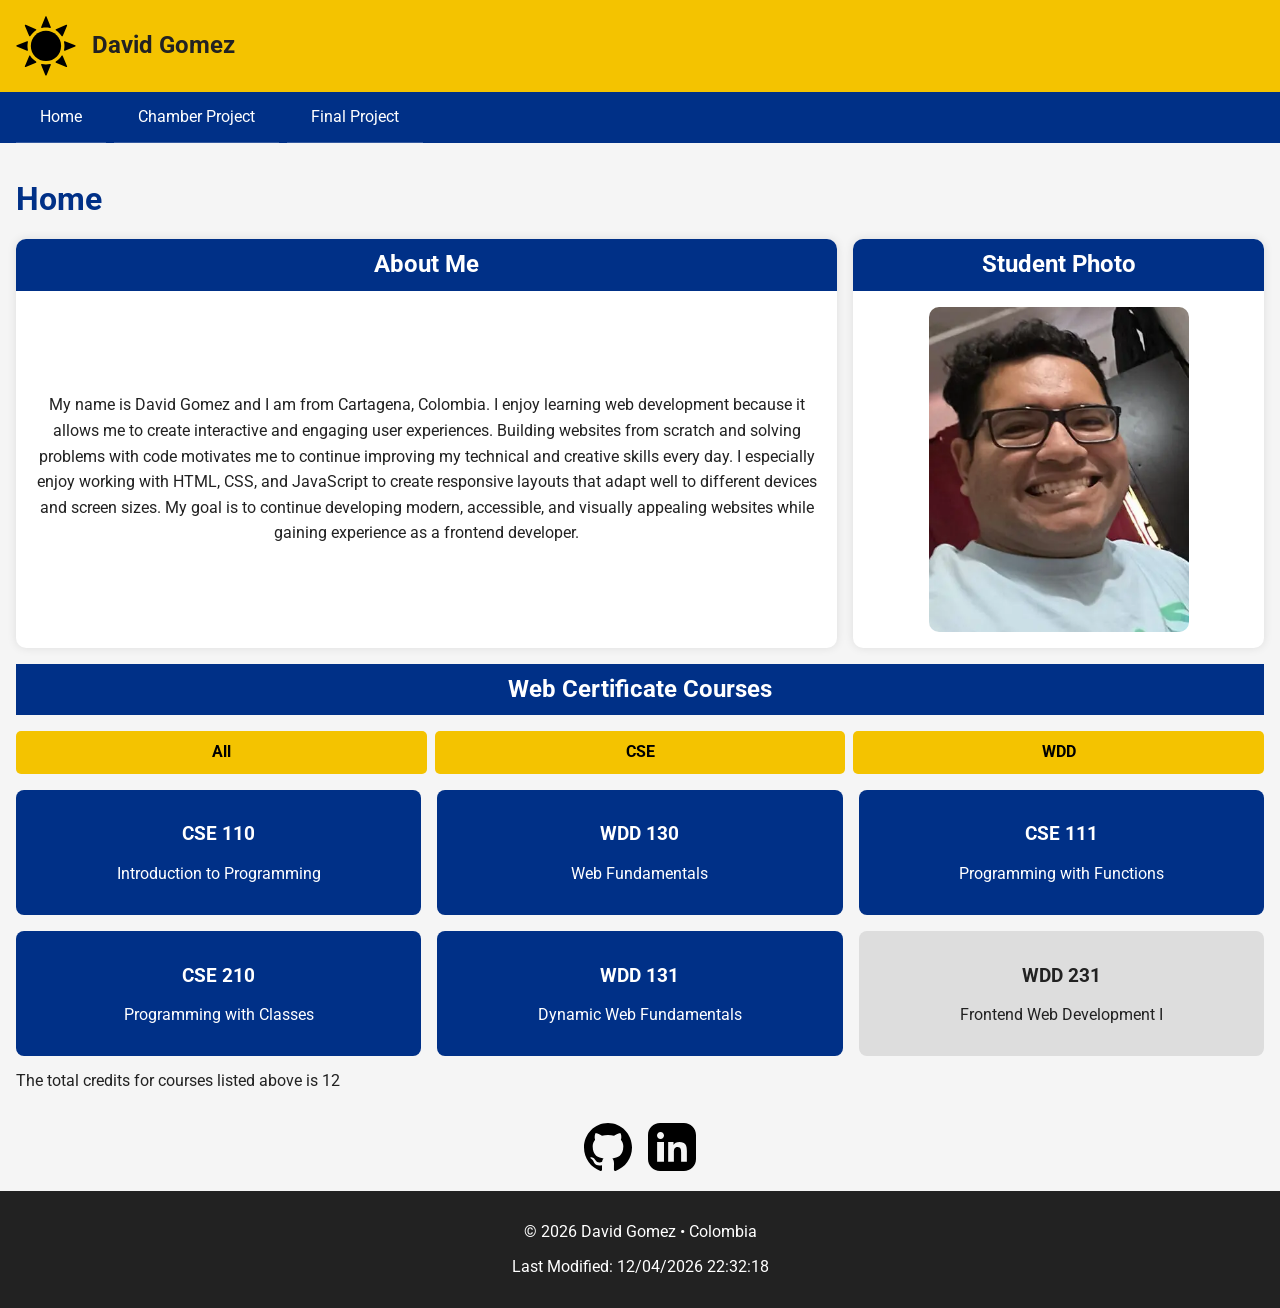
<file: index.html>
<!doctype html>
<html lang="en">
  <head>
    <meta charset="UTF-8" />
    <meta name="viewport" content="width=device-width, initial-scale=1.0" />
    <title>David Gomez | WDD 231 Home</title>
    <meta
      name="description"
      content="WDD 131 course homepage for David Gomez featuring responsive navigation and dynamic course cards."
    />
    <meta name="author" content="David Gomez" />

    <!-- Facebook Open Graph Meta Tags -->
    <meta property="og:title" content="David Gomez | WDD 231 Home" />
    <meta
      property="og:description"
      content="WDD 231 course homepage for David Gomez featuring responsive navigation and dynamic course cards."
    />
    <meta property="og:type" content="website" />
    <meta
      property="og:url"
      content="https://professordavidx.github.io/wdd231/index.html"
    />
    <meta
      property="og:image"
      content="https://professordavidx.github.io/wdd231/images/profile.webp"
    />

    <link rel="preconnect" href="https://fonts.googleapis.com" />
    <link rel="preconnect" href="https://fonts.gstatic.com" crossorigin />

    <link
      href="https://fonts.googleapis.com/css2?family=Roboto:wght@400;700&display=swap"
      rel="stylesheet"
    />

    <link rel="stylesheet" href="styles/normalize.css" />
    <link rel="stylesheet" href="styles/small.css" />
    <link rel="stylesheet" href="styles/larger.css" />

    <link rel="icon" href="images/favicon.ico" />

    <script src="scripts/navigation.js" defer></script>
    <script src="scripts/dates.js" defer></script>
    <script src="scripts/courses.js" defer></script>
  </head>
  <body>
    <header>
      <div class="logo-name">
        <img src="images/sun-logo.svg" alt="Sun Logo" width="60" height="60" />
        <span>David Gomez</span>
      </div>

      <button id="menu-button" aria-label="Open navigation menu"></button>
    </header>

    <nav>
      <ul class="navigation">
        <li><a href="index.html" class="active">Home</a></li>
        <li><a href="chamber/index.html">Chamber Project</a></li>
        <li><a href="final/index.html">Final Project</a></li>
      </ul>
    </nav>

    <main>
      <h1>Home</h1>

      <div class="top-sections">
        <section class="card">
          <h2>About Me</h2>

          <p>
            My name is David Gomez and I am from Cartagena, Colombia. I enjoy
            learning web development because it allows me to create interactive
            and engaging user experiences. Building websites from scratch and
            solving problems with code motivates me to continue improving my
            technical and creative skills every day. I especially enjoy working
            with HTML, CSS, and JavaScript to create responsive layouts that
            adapt well to different devices and screen sizes. My goal is to
            continue developing modern, accessible, and visually appealing
            websites while gaining experience as a frontend developer.
          </p>
        </section>

        <section class="card">
          <h2>Student Photo</h2>

          <img
            src="images/profile.webp"
            alt="David Gomez portrait"
            width="400"
            height="500"
          />
        </section>
      </div>

      <section class="courses-section">
        <h2>Web Certificate Courses</h2>

        <div class="filter-buttons">
          <button id="all">All</button>
          <button id="cse">CSE</button>
          <button id="wdd">WDD</button>
        </div>

        <div id="course-container"></div>

        <p id="credits"></p>
      </section>
      <dialog id="course-details"></dialog>
    </main>

    <footer>
      <div class="socials">
        <a
          href="https://github.com/professordavidx/wdd231"
          target="_blank"
          rel="noopener noreferrer"
        >
          <img
            src="images/github-logo.svg"
            alt="GitHub Profile Link"
            width="40"
            height="40"
          />
        </a>

        <a
          href="www.linkedin.com/in/davidgomezinstructor"
          target="_blank"
          rel="noopener noreferrer"
        >
          <img
            src="images/linkedin-logo.svg"
            alt="LinkedIn Profile Link"
            width="40"
            height="40"
          />
        </a>
      </div>
      <div class="footer-info">
        <p>
          &copy;
          <span id="currentyear"></span>
          David Gomez • Colombia
        </p>

        <p id="lastModified"></p>
      </div>
    </footer>
  </body>
</html>
</file>
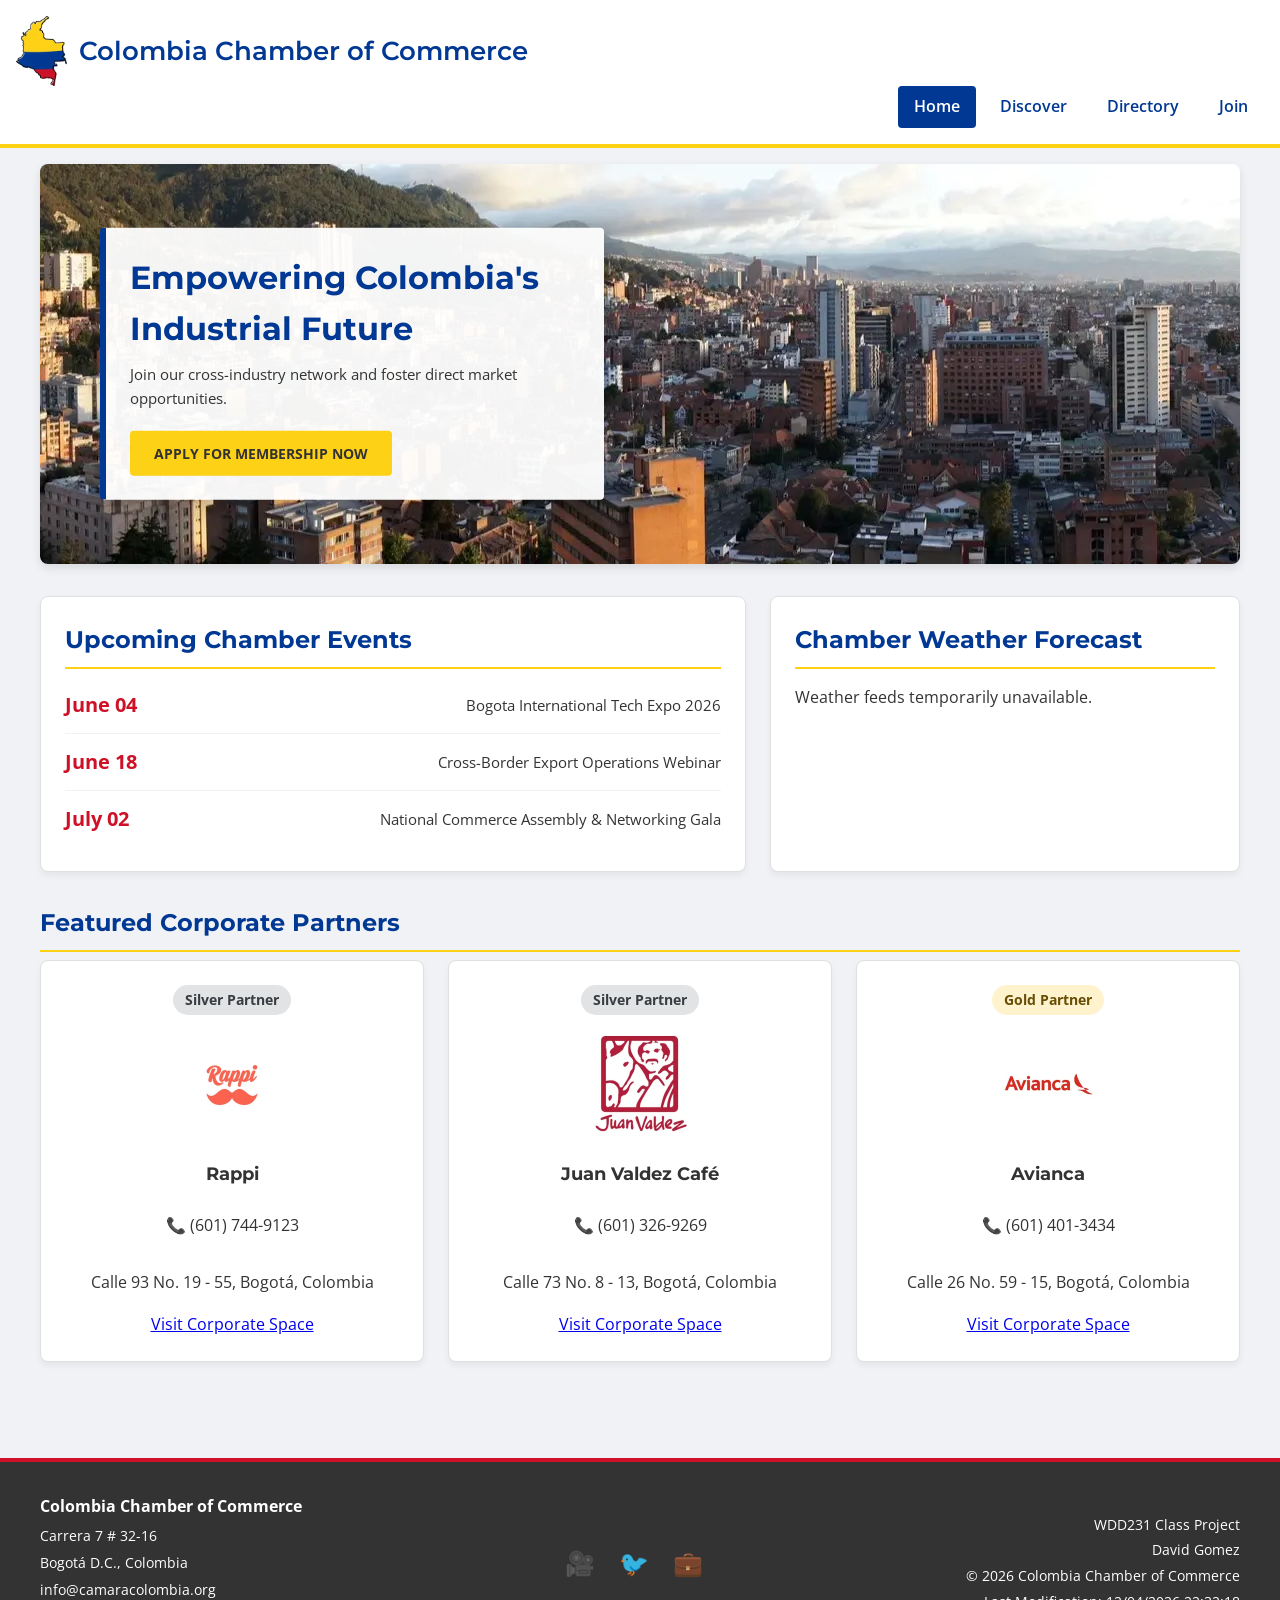
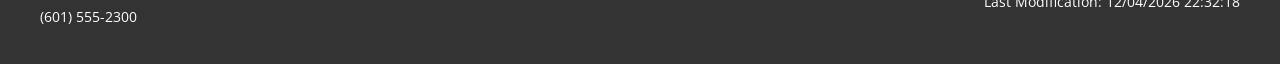
<file: chamber/index.html>
<!doctype html>
<html lang="en">
  <head>
    <meta charset="UTF-8" />
    <meta name="viewport" content="width=device-width, initial-scale=1.0" />
    <title>Home - Colombia Chamber of Commerce</title>
    <meta
      name="description"
      content="Welcome to the Colombia Chamber of Commerce. Discover our upcoming events, local weather updates, and premier corporate spotlight partners."
    />
    <meta name="author" content="David Gomez" />

    <link rel="icon" href="images/favicon.ico" type="image/x-icon" />

    <meta property="og:type" content="website" />
    <meta property="og:title" content="Home - Colombia Chamber of Commerce" />
    <meta
      property="og:description"
      content="Engage with local market leaders and explore economic growth spaces with the Colombia Chamber of Commerce."
    />
    <meta
      property="og:image"
      content="https://professordavidx.github.io/wdd231/chamber/images/og-image.jpg"
    />
    <meta property="og:image:width" content="1200" />
    <meta property="og:image:height" content="630" />
    <meta
      property="og:url"
      content="https://professordavidx.github.io/wdd231/chamber/index.html"
    />

    <link rel="preconnect" href="https://fonts.googleapis.com" />
    <link rel="preconnect" href="https://fonts.gstatic.com" crossorigin />
    <link
      href="https://fonts.googleapis.com/css2?family=Montserrat:wght@400;600;700&family=Open+Sans:ital,wght@0,400;0,600;1,400&display=swap"
      rel="stylesheet"
    />

    <link rel="stylesheet" href="styles/normalize.css" />
    <link rel="stylesheet" href="styles/small.css" />
    <link rel="stylesheet" href="styles/larger.css" />

    <script src="scripts/main.js" defer></script>
    <script src="scripts/weather-spotlight.js" defer></script>
  </head>
  <body>
    <header>
      <div class="header-container">
        <div class="logo-area">
          <img
            src="images/logo-colombia.webp"
            alt="Colombia Chamber of Commerce Logo"
            width="147"
            height="200"
            class="logo"
          />
          <p>Colombia Chamber of Commerce</p>
        </div>
        <div class="utility-controls">
          <button
            id="menu-toggle"
            aria-label="Toggle Navigation Menu"
            class="hamburger-btn"
          >
            ☰
          </button>
        </div>
      </div>
      <nav id="primary-nav">
        <ul>
          <li><a href="index.html" class="active">Home</a></li>
          <li><a href="discover.html">Discover</a></li>
          <li><a href="directory.html">Directory</a></li>
          <li><a href="join.html">Join</a></li>
        </ul>
      </nav>
    </header>

    <main class="home-main">
      <section class="hero-block">
        <picture>
          <source srcset="images/hero-large.webp" media="(min-width: 768px)" />
          <img
            src="images/hero-small.webp"
            alt="Panoramic view of Bogotá."
            class="hero-image"
            width="1200"
            height="450"
          />
        </picture>
        <div class="hero-cta-box">
          <h1>Empowering Colombia's Industrial Future</h1>
          <p>
            Join our cross-industry network and foster direct market
            opportunities.
          </p>
          <a href="join.html" class="cta-button">Apply for Membership Now</a>
        </div>
      </section>

      <div class="home-grid-layout">
        <section class="info-card events-card">
          <h2>Upcoming Chamber Events</h2>
          <ul class="events-list">
            <li>
              <span class="event-date">June 04</span>
              <span class="event-detail"
                >Bogota International Tech Expo 2026</span
              >
            </li>
            <li>
              <span class="event-date">June 18</span>
              <span class="event-detail"
                >Cross-Border Export Operations Webinar</span
              >
            </li>
            <li>
              <span class="event-date">July 02</span>
              <span class="event-detail"
                >National Commerce Assembly & Networking Gala</span
              >
            </li>
          </ul>
        </section>

        <section class="info-card weather-card">
          <h2>Chamber Weather Forecast</h2>
          <div id="current-weather-wrapper">
            <p class="loading-msg">Fetching live weather data stream...</p>
          </div>
          <div id="forecast-wrapper"></div>
        </section>
      </div>

      <section class="spotlights-wrapper">
        <h2>Featured Corporate Partners</h2>
        <div id="spotlights-container">
          <p class="loading-msg">Selecting premium spotlight directories...</p>
        </div>
      </section>
    </main>

    <footer>
      <div class="footer-top">
        <div class="footer-brand">
          <strong>Colombia Chamber of Commerce</strong>
          <p>Carrera 7 # 32-16</p>
          <p>Bogotá D.C., Colombia</p>
          <p>info@camaracolombia.org</p>
          <p>(601) 555-2300</p>
        </div>
        <div class="footer-socials">
          <a
            href="https://youtube.com"
            target="_blank"
            aria-label="YouTube Channel"
            >🎥</a
          >
          <a
            href="https://twitter.com"
            target="_blank"
            aria-label="X Twitter Profile"
            >🐦</a
          >
          <a
            href="https://linkedin.com"
            target="_blank"
            aria-label="LinkedIn Space"
            >💼</a
          >
        </div>
        <div class="footer-meta">
          <p>WDD231 Class Project</p>
          <p>David Gomez</p>
          <p>
            &copy; <span id="current-year"></span> Colombia Chamber of Commerce
          </p>
          <p>Last Modification: <span id="last-modified"></span></p>
        </div>
      </div>
    </footer>
  </body>
</html>
</file>
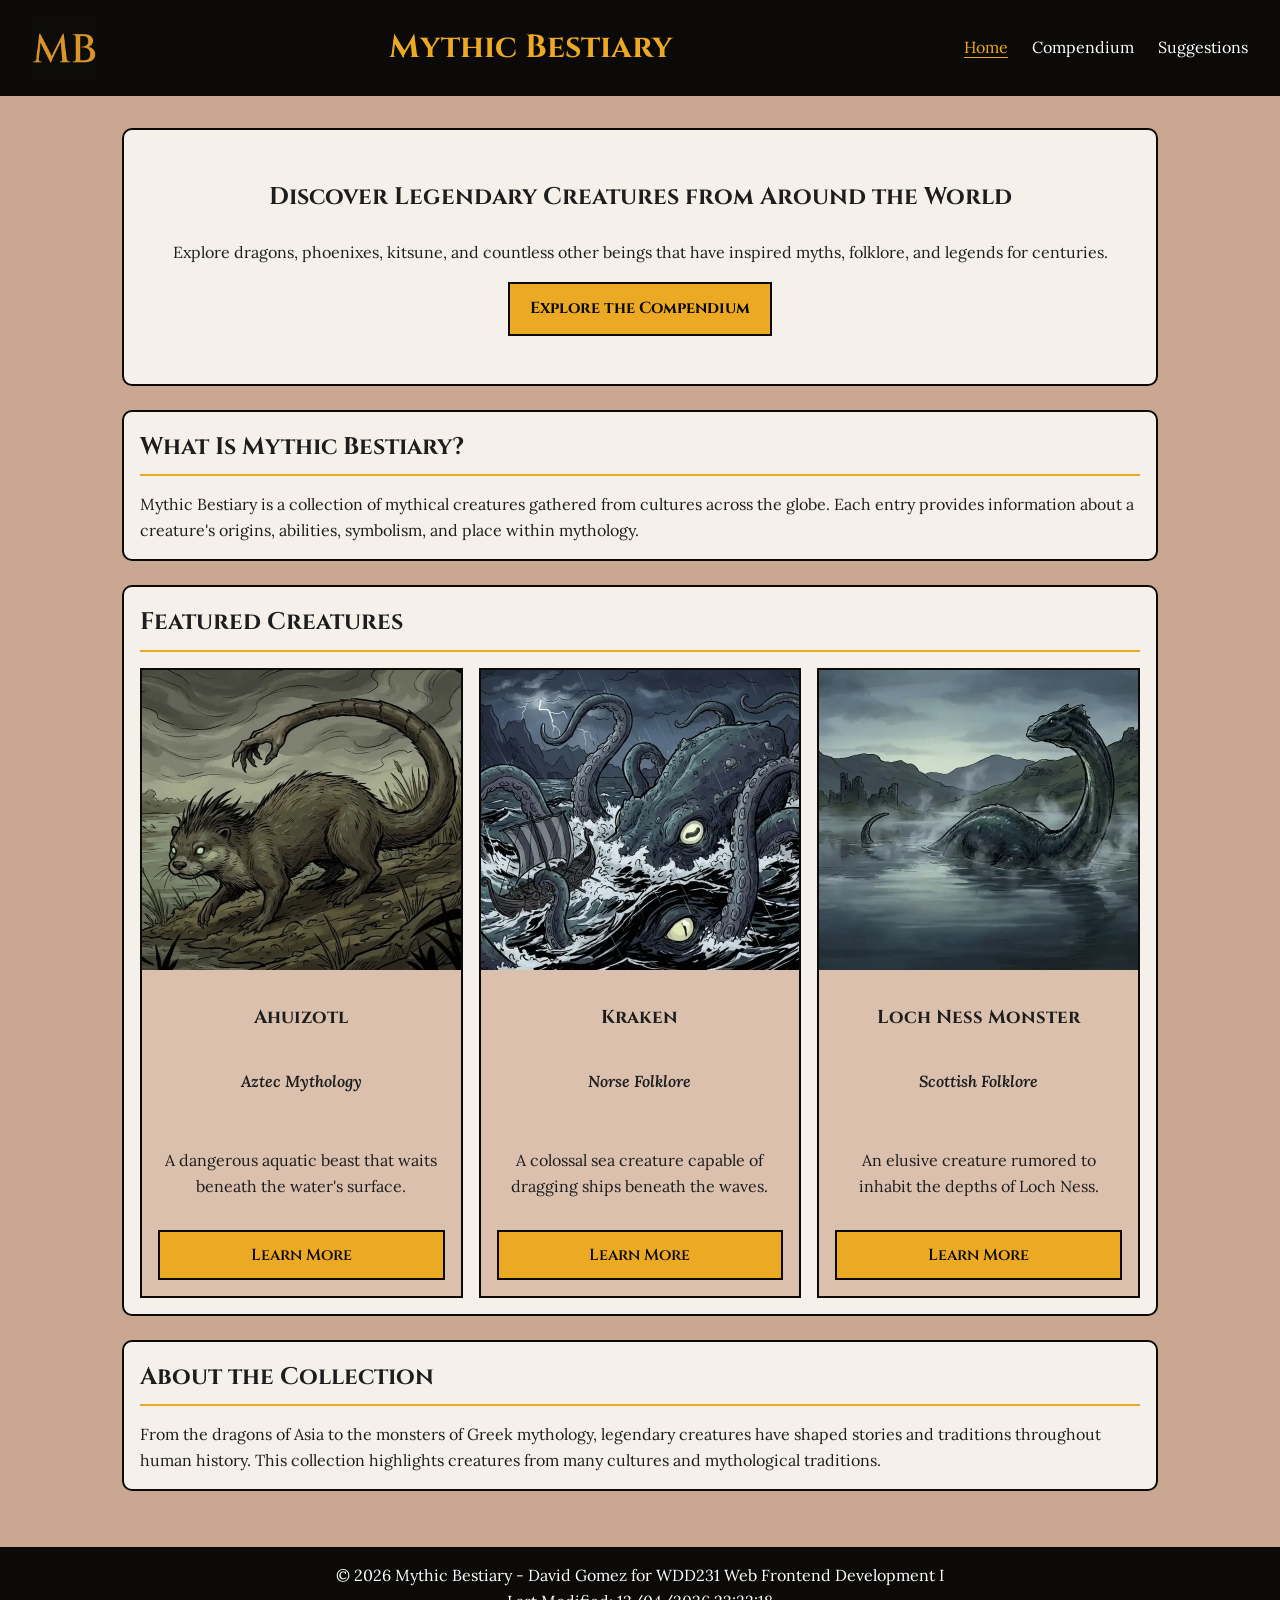
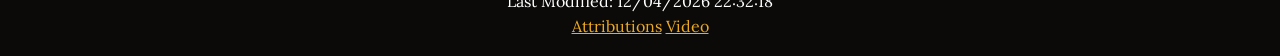
<file: finalproject/index.html>
<!doctype html>
<html lang="en">
  <head>
    <meta charset="UTF-8" />
    <meta name="viewport" content="width=device-width, initial-scale=1.0" />

    <title>Mythic Bestiary | Discover Legendary Creatures</title>

    <meta
      name="description"
      content="Explore mythical creatures from cultures around the world. Learn about their origins, powers, and legends in the Mythic Bestiary."
    />
    <meta name="author" content="David Gomez" />

    <meta property="og:title" content="Mythic Bestiary" />
    <meta
      property="og:description"
      content="A collection of legendary creatures from mythologies around the world."
    />
    <meta property="og:type" content="website" />
    <meta
      property="og:image"
      content="https://professordavidx.github.io/wdd231/finalproject/images/og-image.png"
    />
    <meta
      property="og:url"
      content="https://professordavidx.github.io/wdd231/finalproject/index.html"
    />

    <link rel="icon" href="images/favicon.ico" />

    <link rel="preconnect" href="https://fonts.googleapis.com" />
    <link rel="preconnect" href="https://fonts.gstatic.com" crossorigin />

    <link
      href="https://fonts.googleapis.com/css2?family=Cinzel:wght@400;600;700&family=Lora:wght@400;600;700&display=swap"
      rel="stylesheet"
    />

    <link rel="stylesheet" href="styles/small.css" />
    <link rel="stylesheet" href="styles/large.css" />

    <script type="module" src="scripts/main.mjs"></script>
  </head>

  <body>
    <header>
      <img
        src="images/logo.webp"
        alt="Mythic Bestiary logo"
        width="256"
        height="256"
      />
      <p class="site-title">Mythic Bestiary</p>

      <button id="menu-button" aria-label="Open navigation menu">☰</button>

      <nav>
        <ul id="primary-nav">
          <li><a href="index.html" class="active">Home</a></li>
          <li><a href="compendium.html">Compendium</a></li>
          <li><a href="suggestions.html">Suggestions</a></li>
        </ul>
      </nav>
    </header>

    <main>
      <section class="hero">
        <h1>Discover Legendary Creatures from Around the World</h1>

        <p>
          Explore dragons, phoenixes, kitsune, and countless other beings that
          have inspired myths, folklore, and legends for centuries.
        </p>

        <a href="compendium.html" class="hero-button">
          Explore the Compendium
        </a>
      </section>

      <section>
        <h2>What Is Mythic Bestiary?</h2>

        <p>
          Mythic Bestiary is a collection of mythical creatures gathered from
          cultures across the globe. Each entry provides information about a
          creature's origins, abilities, symbolism, and place within mythology.
        </p>
      </section>

      <section>
        <h2>Featured Creatures</h2>

        <div id="featured-creatures" class="featured-grid">
          <!-- Populated dynamically -->
        </div>
      </section>

      <dialog id="creature-modal">
        <div class="modal-header">
          <h3 id="modal-name">Filler</h3>

          <button id="close-modal" aria-label="Close dialog">✕</button>
        </div>

        <div class="modal-content">
          <p><strong>Origin:</strong> <span id="modal-origin"></span></p>

          <p><strong>Type:</strong> <span id="modal-type"></span></p>

          <p><strong>Ability:</strong> <span id="modal-ability"></span></p>

          <p><strong>Symbolism:</strong> <span id="modal-symbolism"></span></p>

          <p id="modal-description"></p>
        </div>
      </dialog>

      <section>
        <h2>About the Collection</h2>

        <p>
          From the dragons of Asia to the monsters of Greek mythology, legendary
          creatures have shaped stories and traditions throughout human history.
          This collection highlights creatures from many cultures and
          mythological traditions.
        </p>
      </section>
    </main>

    <footer>
      <p>
        &copy; <span id="current-year"></span> Mythic Bestiary - David Gomez for
        WDD231 Web Frontend Development I
      </p>
      <p id="last-modified"></p>
      <p>
        <a href="attributions.html">Attributions</a>
        <a href="https://www.loom.com/share/89816597074e4edfab6364f0f6daf6cd"
          >Video</a
        >
      </p>
    </footer>
  </body>
</html>
</file>
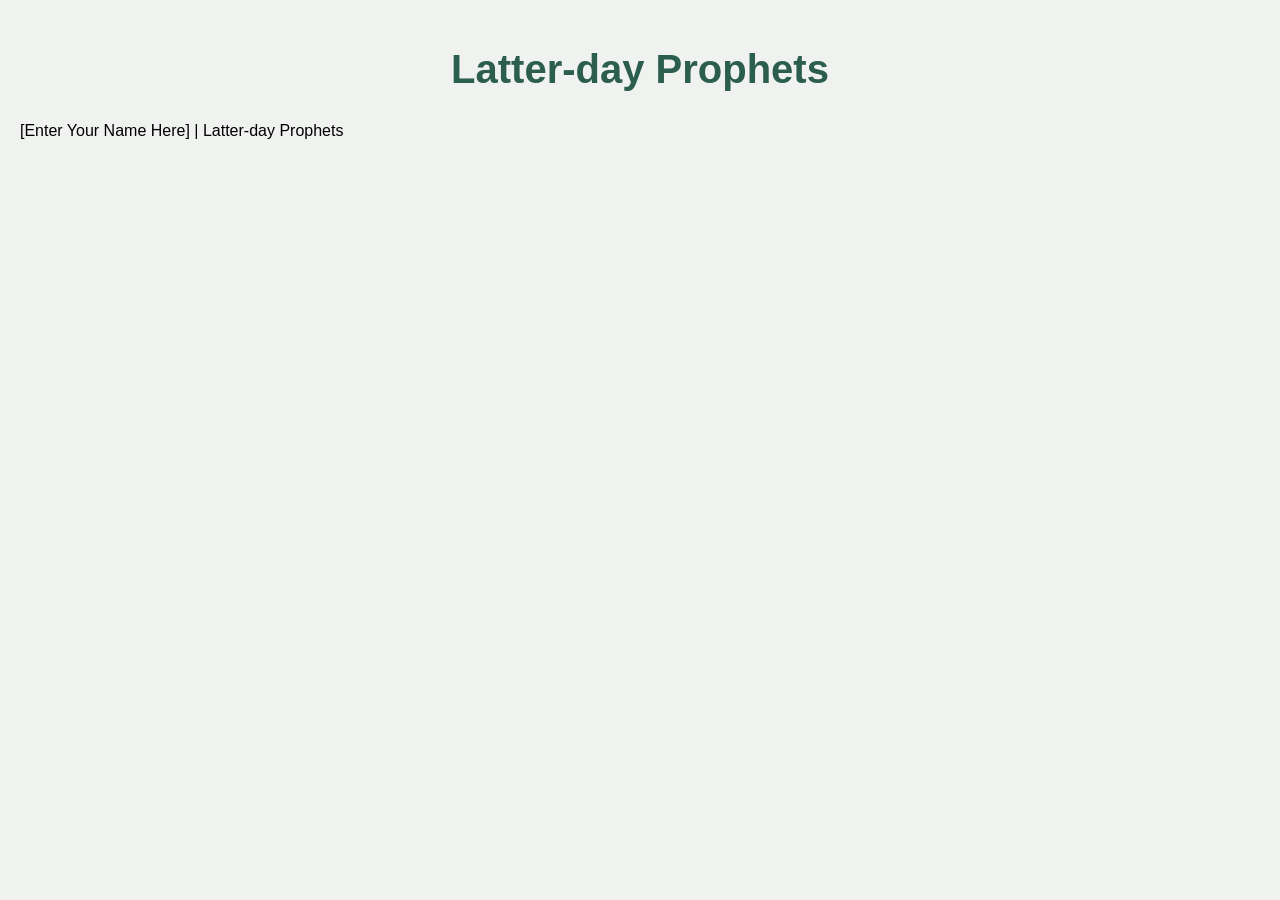
<file: prophets.html>
<!doctype html>
<html lang="en">
  <head>
    <meta charset="UTF-8" />
    <meta name="viewport" content="width=device-width, initial-scale=1.0" />
    <title>Latter-Day Prophets</title>
    <link rel="stylesheet" href="styles/prophets.css" />
    <script src="scripts/prophets.js" defer></script>
  </head>
  <body>
    <header>
      <h1>Latter-day Prophets</h1>
    </header>
    <main>
      <div id="cards"></div>
    </main>
    <footer>[Enter Your Name Here] | Latter-day Prophets</footer>
  </body>
</html>
</file>
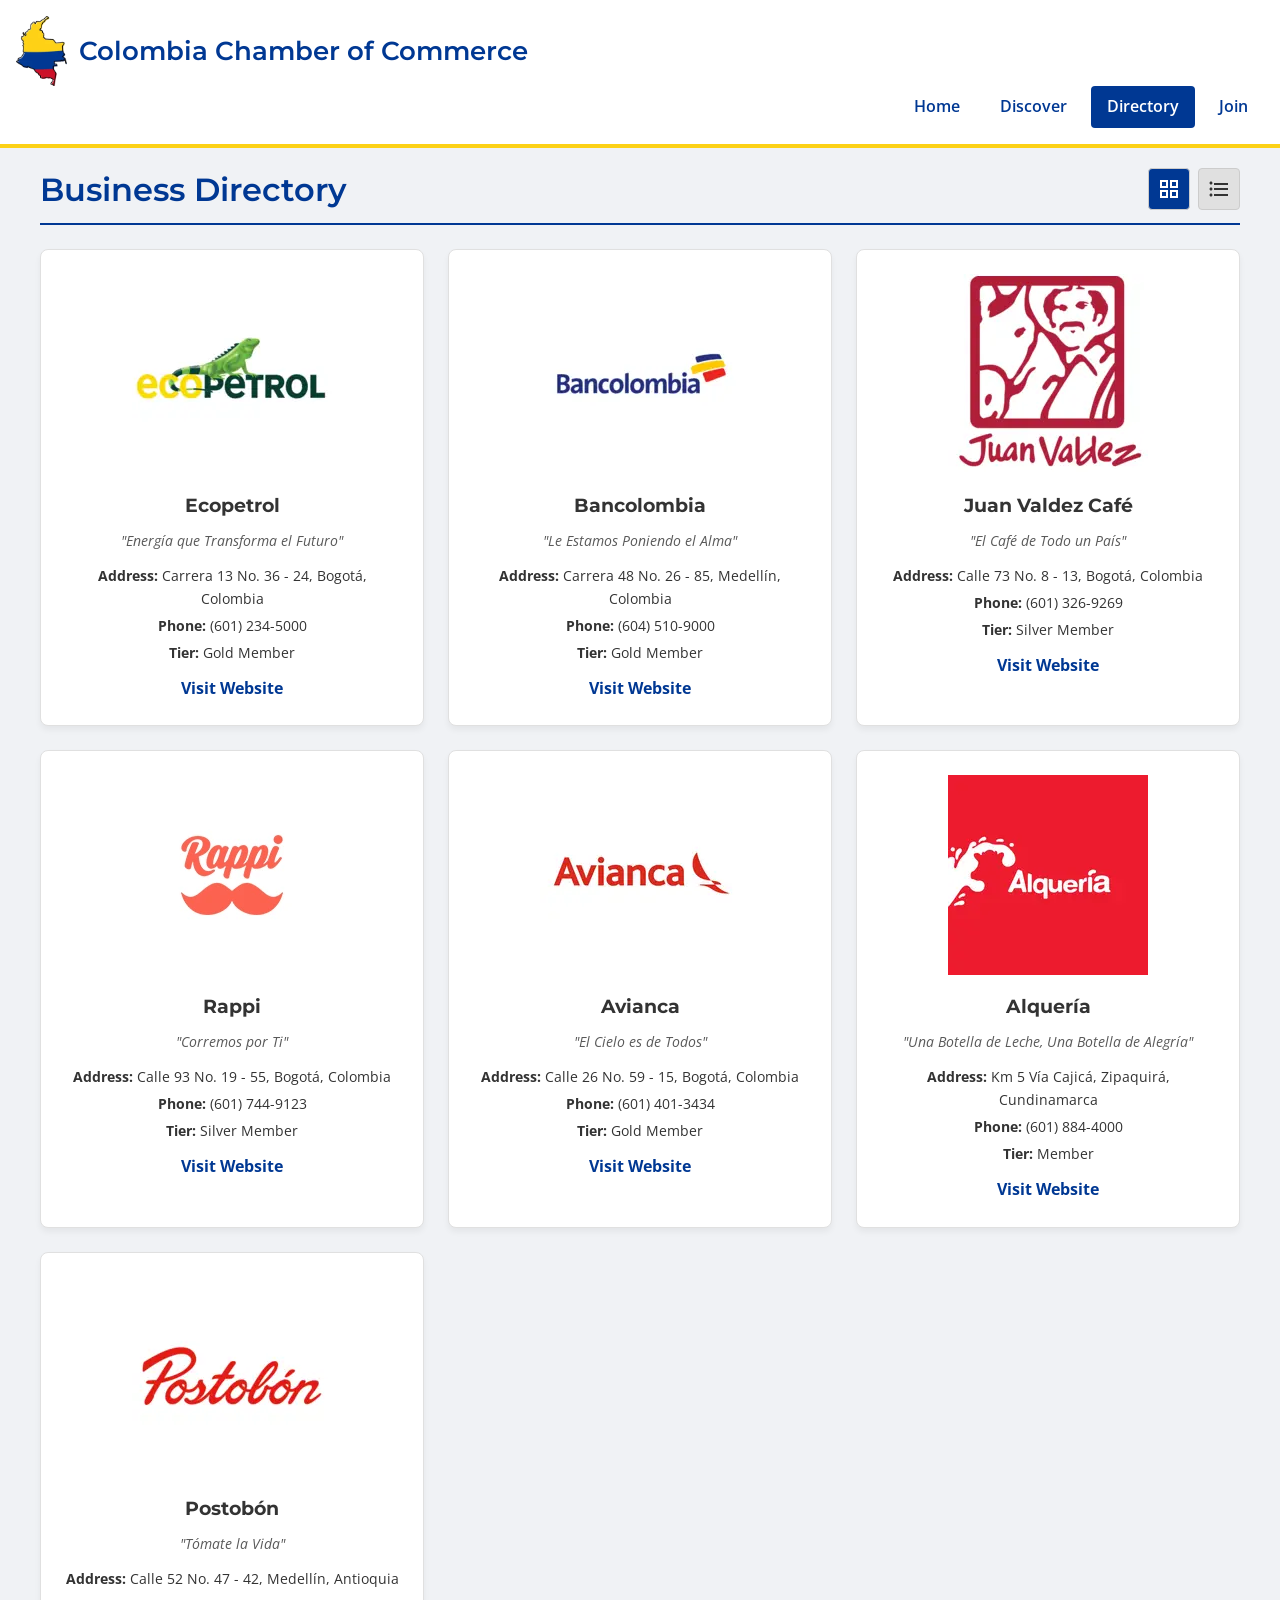
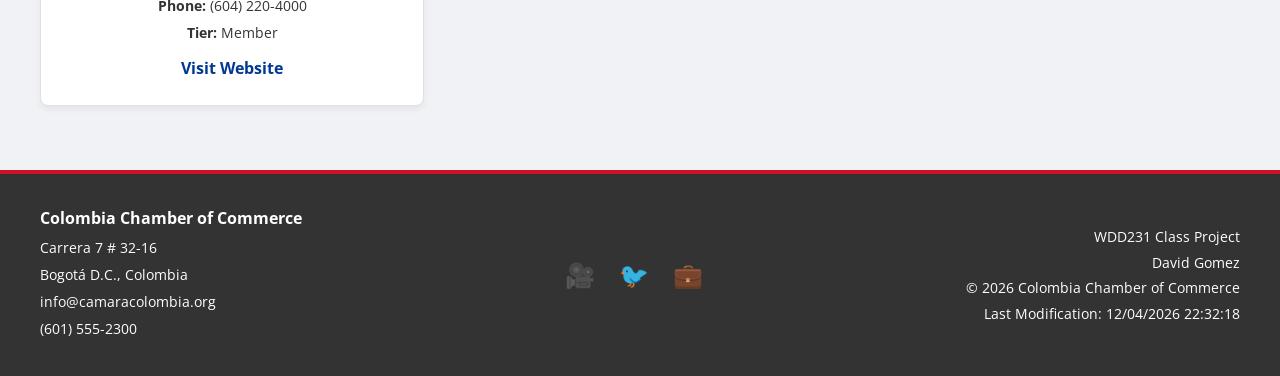
<file: chamber/directory.html>
<!doctype html>
<html lang="en">
  <head>
    <meta charset="UTF-8" />
    <meta name="viewport" content="width=device-width, initial-scale=1.0" />
    <title>Business Directory - Colombia Chamber of Commerce</title>
    <meta
      name="description"
      content="Official Business Directory of the Colombia Chamber of Commerce. Explore and network with premier organizations driving development throughout Colombia."
    />
    <meta name="author" content="David Gomez" />

    <link rel="icon" href="images/favicon.ico" type="image/x-icon" />

    <meta property="og:type" content="website" />
    <meta
      property="og:title"
      content="Business Directory - Colombia Chamber of Commerce"
    />
    <meta
      property="og:description"
      content="Connect with top cross-industry businesses fostering networking and economic progress within Colombia."
    />
    <meta
      property="og:image"
      content="https://professordavidx.github.io/wdd231/chamber/images/og-image.jpg"
    />
    <meta property="og:image:width" content="736" />
    <meta property="og:image:height" content="999" />
    <meta
      property="og:url"
      content="https://professordavidx.github.io/wdd231/chamber/directory.html"
    />

    <link rel="preconnect" href="https://fonts.googleapis.com" />
    <link rel="preconnect" href="https://fonts.gstatic.com" crossorigin />
    <link
      href="https://fonts.googleapis.com/css2?family=Montserrat:wght@400;600;700&family=Open+Sans:ital,wght@0,400;0,600;1,400&display=swap"
      rel="stylesheet"
    />

    <link rel="stylesheet" href="styles/normalize.css" />
    <link rel="stylesheet" href="styles/small.css" />
    <link rel="stylesheet" href="styles/larger.css" />

    <script src="scripts/main.js" defer></script>
    <script src="scripts/directory.js" defer></script>
  </head>
  <body>
    <header>
      <div class="header-container">
        <div class="logo-area">
          <img
            src="images/logo-colombia.webp"
            alt="Colombia Chamber of Commerce Logo"
            width="147"
            height="200"
            class="logo"
          />
          <p>Colombia Chamber of Commerce</p>
        </div>
        <div class="utility-controls">
          <button
            id="menu-toggle"
            aria-label="Toggle Navigation Menu"
            class="hamburger-btn"
          >
            ☰
          </button>
        </div>
      </div>
      <nav id="primary-nav">
        <ul>
          <li><a href="index.html">Home</a></li>
          <li><a href="discover.html">Discover</a></li>
          <li><a href="directory.html" class="active">Directory</a></li>
          <li><a href="join.html">Join</a></li>
        </ul>
      </nav>
    </header>

    <main>
      <div class="title-bar">
        <h1>Business Directory</h1>
        <div class="view-toggles">
          <button
            id="grid-btn"
            class="view-active"
            aria-label="Switch to Grid View"
          >
            <svg width="24" height="24" viewBox="0 0 24 24">
              <path
                fill="currentColor"
                d="M3 11h8V3H3v8zm2-6h4v4H5V5zm8-2v8h8V3h-8zm6 6h-4V5h4v4zM3 21h8v-8H3v8zm2-6h4v4H5v-4zm8 6h8v-8h-8v8zm2-6h4v4h-4v-4z"
              />
            </svg>
          </button>
          <button id="list-btn" aria-label="Switch to List View">
            <svg width="24" height="24" viewBox="0 0 24 24">
              <path
                fill="currentColor"
                d="M4 10.5c-.83 0-1.5.67-1.5 1.5s.67 1.5 1.5 1.5 1.5-.67 1.5-1.5-.67-1.5-1.5-1.5zm0-6c-.83 0-1.5.67-1.5 1.5S3.17 7.5 4 7.5 5.5 6.83 5.5 6 4.83 4.5 4 4.5zm0 12c-.83 0-1.5.68-1.5 1.5s.68 1.5 1.5 1.5 1.5-.68 1.5-1.5-.67-1.5-1.5-1.5zM7 19h14v-2H7v2zm0-6h14v-2H7v2zm0-7v2h14V6H7z"
              />
            </svg>
          </button>
        </div>
      </div>

      <div id="directory-container" class="grid-view"></div>
    </main>

    <footer>
      <div class="footer-top">
        <div class="footer-brand">
          <strong>Colombia Chamber of Commerce</strong>
          <p>Carrera 7 # 32-16</p>
          <p>Bogotá D.C., Colombia</p>
          <p>info@camaracolombia.org</p>
          <p>(601) 555-2300</p>
        </div>
        <div class="footer-socials">
          <a
            href="https://youtube.com"
            target="_blank"
            aria-label="YouTube Channel"
            >🎥</a
          >
          <a
            href="https://twitter.com"
            target="_blank"
            aria-label="X Twitter Profile"
            >🐦</a
          >
          <a
            href="https://linkedin.com"
            target="_blank"
            aria-label="LinkedIn Space"
            >💼</a
          >
        </div>
        <div class="footer-meta">
          <p>WDD231 Class Project</p>
          <p>David Gomez</p>
          <p>
            &copy; <span id="current-year"></span> Colombia Chamber of Commerce
          </p>
          <p>Last Modification: <span id="last-modified"></span></p>
        </div>
      </div>
    </footer>
  </body>
</html>
</file>
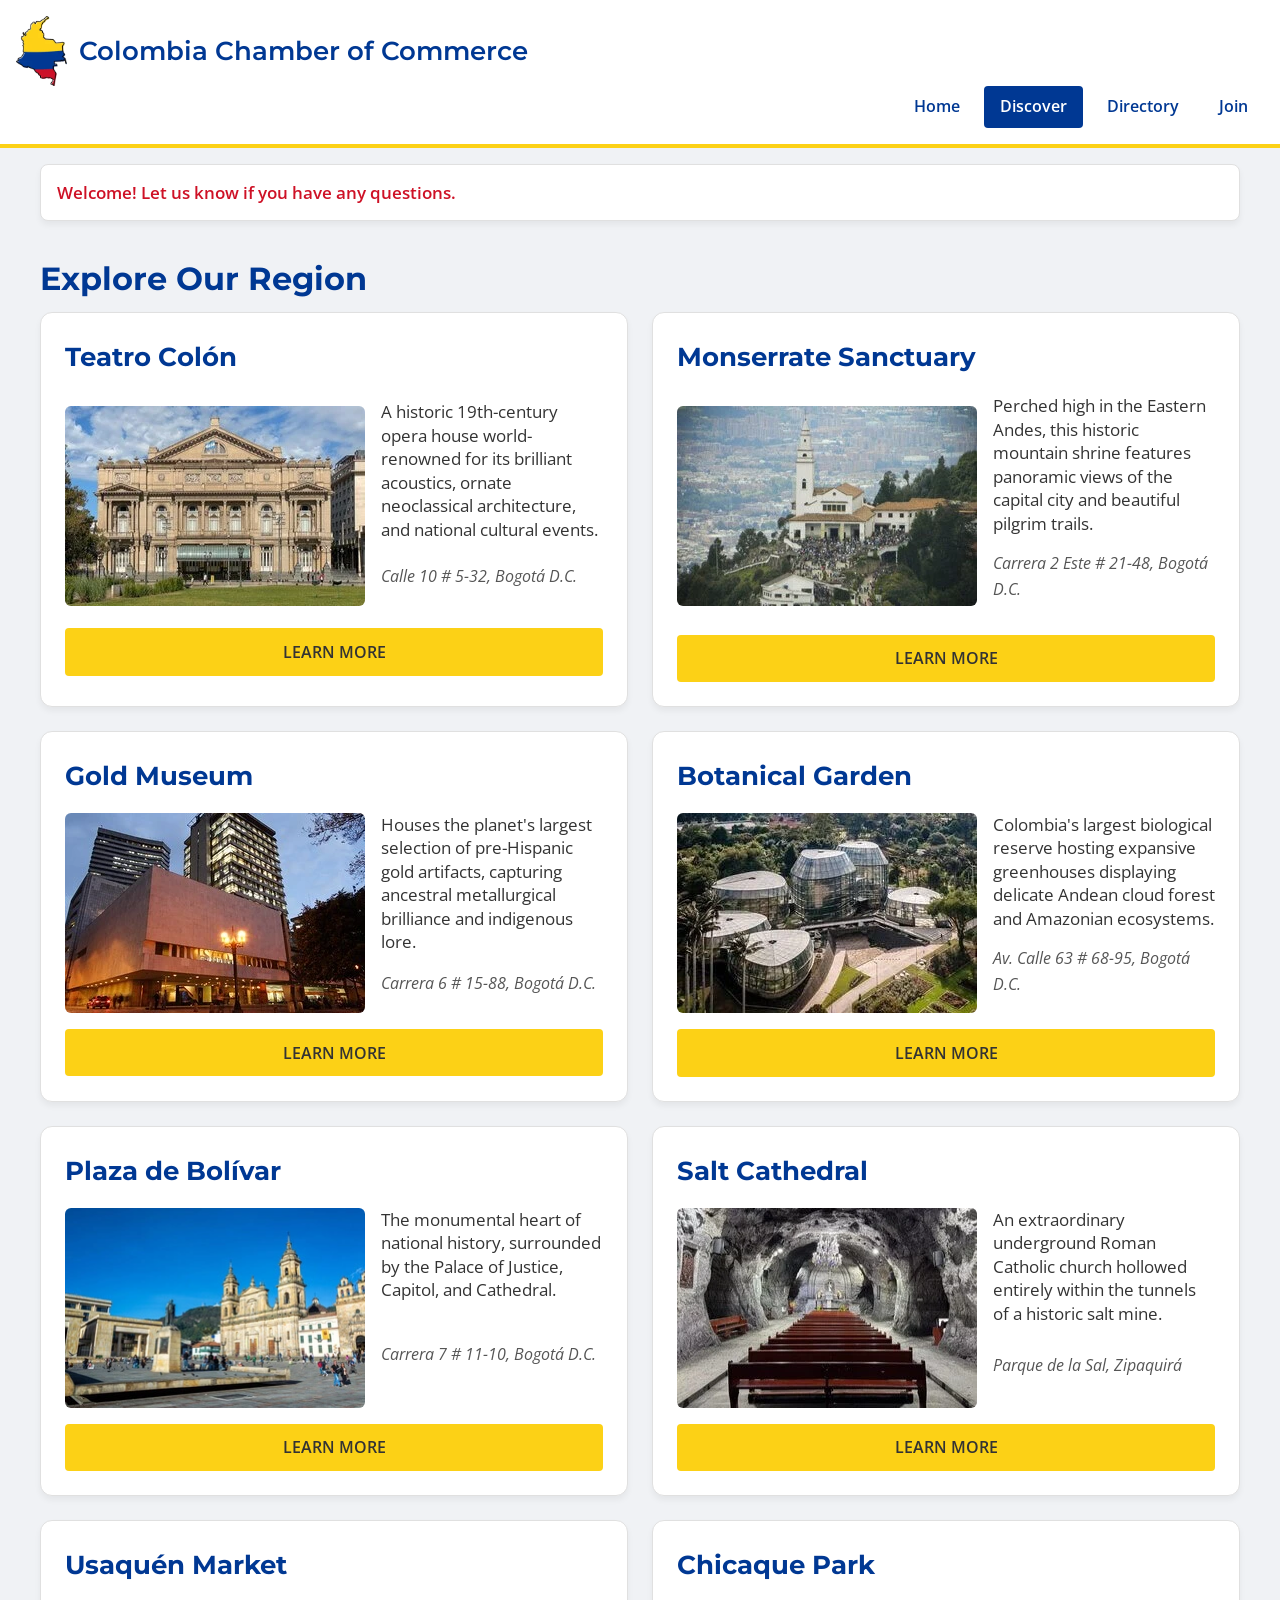
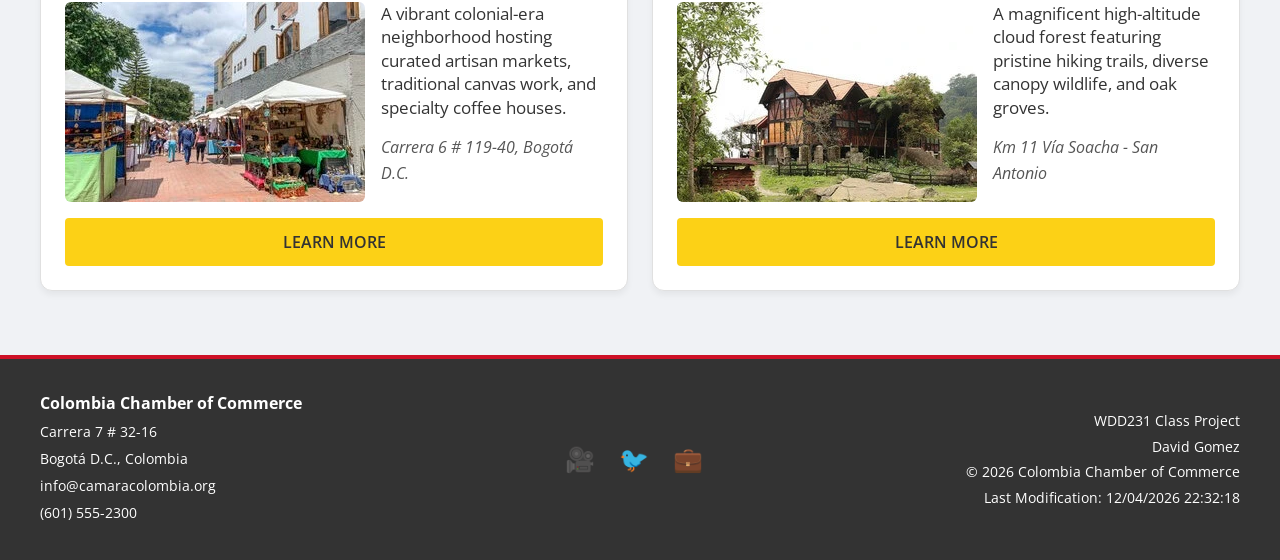
<file: chamber/discover.html>
<!doctype html>
<html lang="en">
  <head>
    <meta charset="UTF-8">
    <meta name="viewport" content="width=device-width, initial-scale=1.0">
    <title>Discover Regional Gems - Colombia Chamber of Commerce</title>
    <meta
      name="description"
      content="Explore regional attractions, landmarks, and demographics within our Chamber network."
    />
    <meta name="author" content="David Gomez" />

    <link rel="icon" href="images/favicon.ico" type="image/x-icon" />

    <meta property="og:type" content="website" />
    <meta
      property="og:title"
      content="Discover Regional Gems - Colombia Chamber of Commerce"
    />
    <meta
      property="og:description"
      content="Explore regional attractions, landmarks, and demographics within our Chamber network."
    />
    <meta
      property="og:image"
      content="https://professordavidx.github.io/wdd231/chamber/images/og-image.jpg"
    />
    <meta property="og:image:width" content="1200" />
    <meta property="og:image:height" content="630" />
    <meta
      property="og:url"
      content="https://professordavidx.github.io/wdd231/chamber/discover.html"
    />

    <link rel="preconnect" href="https://fonts.googleapis.com" />
    <link rel="preconnect" href="https://fonts.gstatic.com" crossorigin />
    <link
      href="https://fonts.googleapis.com/css2?family=Montserrat:wght@600;700&family=Open+Sans:wght@400;600&display=swap"
      rel="stylesheet"
    />

    <link rel="stylesheet" href="styles/normalize.css" />
    <link rel="stylesheet" href="styles/small.css" />
    <link rel="stylesheet" href="styles/medium.css" />
    <link rel="stylesheet" href="styles/larger.css" />

    <script src="scripts/main.js" defer></script>
    <script src="scripts/discover.js" type="module"></script>
  </head>
  <body>
    <header>
      <div class="header-container">
        <div class="logo-area">
          <img
            src="images/logo-colombia.webp"
            alt="Chamber Logo"
            width="147"
            height="200"
            class="logo"
          />
          <p>Colombia Chamber of Commerce</p>
        </div>
        <button
          id="menu-toggle"
          aria-label="Toggle Navigation Menu"
          class="hamburger-btn"
        >
          ☰
        </button>
      </div>
      <nav id="primary-nav">
        <ul>
          <li><a href="index.html">Home</a></li>
          <li><a href="discover.html" class="active">Discover</a></li>
          <li><a href="directory.html">Directory</a></li>
          <li><a href="join.html">Join</a></li>
        </ul>
      </nav>
    </header>

    <main class="discover-main-layout">
      <aside class="sidebar-metrics">
        <div class="metric-card user-visit-tracker">
          <p id="visitor-message" class="visit-message-text">
            Analyzing your last session signature...
          </p>
        </div>
      </aside>

      <section class="gallery-showcase">
        <h1>Explore Our Region</h1>
        <div id="discover-grid-container" class="discover-grid"></div>
      </section>
    </main>

    <footer>
      <div class="footer-top">
        <div class="footer-brand">
          <strong>Colombia Chamber of Commerce</strong>
          <p>Carrera 7 # 32-16</p>
          <p>Bogotá D.C., Colombia</p>
          <p>info@camaracolombia.org</p>
          <p>(601) 555-2300</p>
        </div>
        <div class="footer-socials">
          <a
            href="https://youtube.com"
            target="_blank"
            aria-label="YouTube Channel"
            >🎥</a
          >
          <a
            href="https://twitter.com"
            target="_blank"
            aria-label="X Twitter Profile"
            >🐦</a
          >
          <a
            href="https://linkedin.com"
            target="_blank"
            aria-label="LinkedIn Space"
            >💼</a
          >
        </div>
        <div class="footer-meta">
          <p>WDD231 Class Project</p>
          <p>David Gomez</p>
          <p>
            &copy; <span id="current-year"></span> Colombia Chamber of Commerce
          </p>
          <p>Last Modification: <span id="last-modified"></span></p>
        </div>
      </div>
    </footer>
  </body>
</html>
</file>
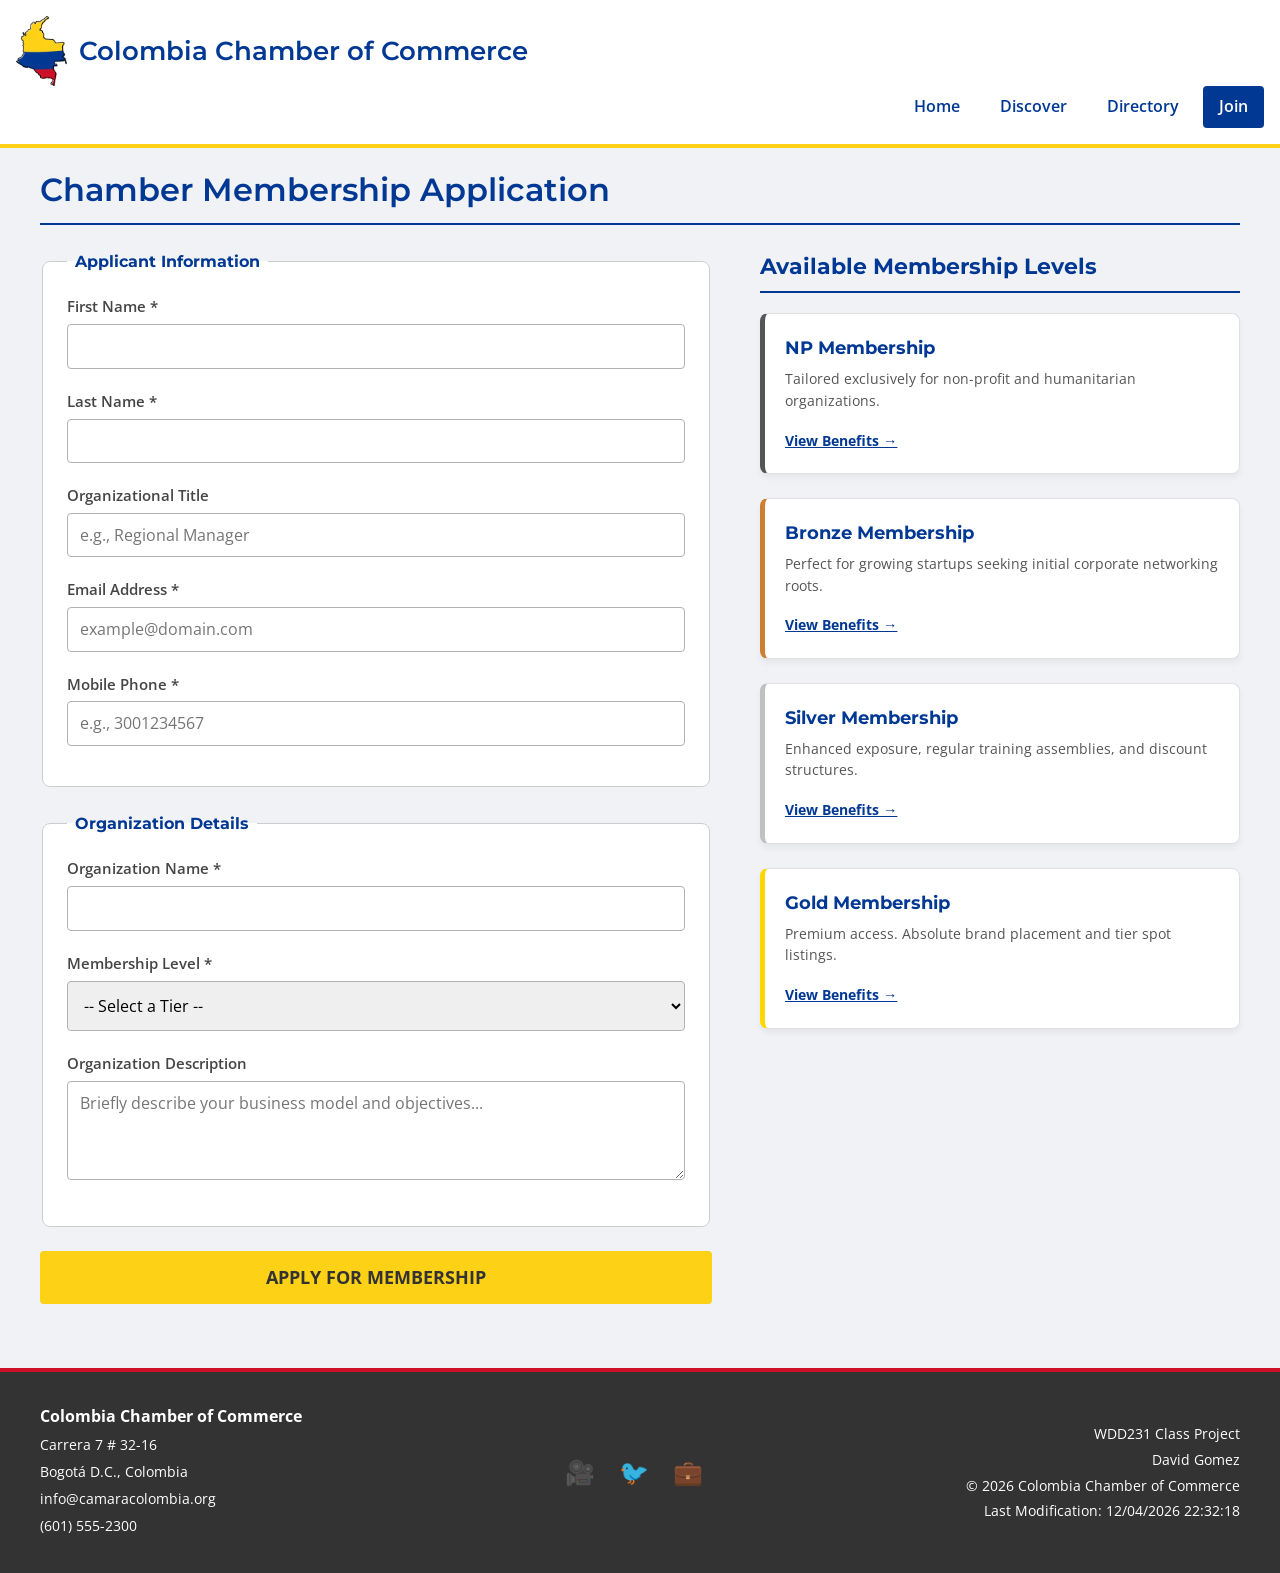
<file: chamber/join.html>
<!doctype html>
<html lang="en">
  <head>
    <meta charset="UTF-8">
    <meta name="viewport" content="width=device-width, initial-scale=1.0">
    <title>Join Us - Colombia Chamber of Commerce</title>
    <meta
      name="description"
      content="Apply for membership with the Colombia Chamber of Commerce. Select a membership tier and join our dynamic national industry network."
    />
    <meta name="author" content="David Gomez" />

    <link rel="icon" href="images/favicon.ico" type="image/x-icon" />

    <meta property="og:type" content="website" />
    <meta
      property="og:title"
      content="Membership Application - Colombia Chamber of Commerce"
    />
    <meta
      property="og:description"
      content="Expand your business reach. Secure your membership level with the Colombia Chamber of Commerce today."
    />
    <meta
      property="og:image"
      content="https://professordavidx.github.io/wdd231/chamber/images/og-image.jpg"
    />
    <meta property="og:image:width" content="1200" />
    <meta property="og:image:height" content="630" />
    <meta
      property="og:url"
      content="https://professordavidx.github.io/wdd231/chamber/join.html"
    />

    <link rel="preconnect" href="https://fonts.googleapis.com" />
    <link rel="preconnect" href="https://fonts.gstatic.com" crossorigin />
    <link
      href="https://fonts.googleapis.com/css2?family=Montserrat:wght@400;600;700&family=Open+Sans:ital,wght@0,400;0,600;1,400&display=swap"
      rel="stylesheet"
    />

    <link rel="stylesheet" href="styles/normalize.css" />
    <link rel="stylesheet" href="styles/small.css" />
    <link rel="stylesheet" href="styles/larger.css" />

    <script src="scripts/main.js" defer></script>
    <script src="scripts/join.js" defer></script>
  </head>
  <body>
    <header>
      <div class="header-container">
        <div class="logo-area">
          <img
            src="images/logo-colombia.webp"
            alt="Colombia Chamber of Commerce Logo"
            width="147"
            height="200"
            class="logo"
          />
          <p>Colombia Chamber of Commerce</p>
        </div>
        <div class="utility-controls">
          <button
            id="menu-toggle"
            aria-label="Toggle Navigation Menu"
            class="hamburger-btn"
          >
            ☰
          </button>
        </div>
      </div>
      <nav id="primary-nav">
        <ul>
          <li><a href="index.html">Home</a></li>
          <li><a href="discover.html">Discover</a></li>
          <li><a href="directory.html">Directory</a></li>
          <li><a href="join.html" class="active">Join</a></li>
        </ul>
      </nav>
    </header>

    <main>
      <div class="title-bar">
        <h1>Chamber Membership Application</h1>
      </div>

      <div class="join-page-layout">
        <div class="form-container">
          <form method="get" action="thankyou.html" id="membership-form">
            <fieldset>
              <legend>Applicant Information</legend>
              <label title="First Name">
                <span>First Name *</span>
                <input
                  type="text"
                  name="firstName"
                  autocomplete="given-name"
                  title="Please enter your first name"
                  required
                />
              </label>

              <label title="Last Name">
                <span>Last Name *</span>
                <input
                  type="text"
                  name="lastName"
                  autocomplete="family-name"
                  title="Please enter your last name"
                  required
                />
              </label>

              <label title="Organizational Title">
                <span>Organizational Title</span>
                <input
                  type="text"
                  name="orgTitle"
                  autocomplete="organization-title"
                  pattern="^[A-Za-z\s\-]{7,}$"
                  placeholder="e.g., Regional Manager"
                  title="Minimum 7 characters. Only letters, hyphens, and spaces allowed."
                />
              </label>

              <label title="Email Address">
                <span>Email Address *</span>
                <input
                  type="email"
                  name="email"
                  autocomplete="email"
                  placeholder="example@domain.com"
                  title="Please enter a valid operational email address"
                  required
                />
              </label>

              <label title="Mobile Phone Number">
                <span>Mobile Phone *</span>
                <input
                  type="tel"
                  name="phone"
                  autocomplete="tel"
                  placeholder="e.g., 3001234567"
                  title="Please enter your mobile phone number"
                  required
                />
              </label>
            </fieldset>

            <fieldset>
              <legend>Organization Details</legend>
              <label title="Business or Organization Name">
                <span>Organization Name *</span>
                <input
                  type="text"
                  name="organization"
                  autocomplete="organization"
                  title="Please enter your official business or organization name"
                  required
                />
              </label>

              <label title="Membership Level Selection">
                <span>Membership Level *</span>
                <select name="membershipLevel" required>
                  <option value="" disabled selected>
                    -- Select a Tier --
                  </option>
                  <option value="np">NP Membership (Non-Profit / Free)</option>
                  <option value="bronze">Bronze Membership</option>
                  <option value="silver">Silver Membership</option>
                  <option value="gold">Gold Membership</option>
                </select>
              </label>

              <label title="Business or Organization Description">
                <span>Organization Description</span>
                <textarea
                  name="description"
                  rows="4"
                  placeholder="Briefly describe your business model and objectives..."
                  title="Please provide a brief description of your organization's background"
                ></textarea>
              </label>
            </fieldset>

            <input type="hidden" name="timestamp" id="form-timestamp" />

            <input
              type="submit"
              value="Apply for Membership"
              class="form-submit-btn"
            />
          </form>
        </div>

        <section class="benefits-sidebar">
          <h2>Available Membership Levels</h2>
          <div class="benefits-cards-grid">
            <div class="benefit-card level-np">
              <h3>NP Membership</h3>
              <p>
                Tailored exclusively for non-profit and humanitarian
                organizations.
              </p>
              <button
                type="button"
                class="modal-open-btn"
                data-modal="modal-np"
              >
                View Benefits &rarr;
              </button>
            </div>

            <div class="benefit-card level-bronze">
              <h3>Bronze Membership</h3>
              <p>
                Perfect for growing startups seeking initial corporate
                networking roots.
              </p>
              <button
                type="button"
                class="modal-open-btn"
                data-modal="modal-bronze"
              >
                View Benefits &rarr;
              </button>
            </div>

            <div class="benefit-card level-silver">
              <h3>Silver Membership</h3>
              <p>
                Enhanced exposure, regular training assemblies, and discount
                structures.
              </p>
              <button
                type="button"
                class="modal-open-btn"
                data-modal="modal-silver"
              >
                View Benefits &rarr;
              </button>
            </div>

            <div class="benefit-card level-gold">
              <h3>Gold Membership</h3>
              <p>
                Premium access. Absolute brand placement and tier spot listings.
              </p>
              <button
                type="button"
                class="modal-open-btn"
                data-modal="modal-gold"
              >
                View Benefits &rarr;
              </button>
            </div>
          </div>
        </section>
      </div>
    </main>

    <dialog id="modal-np" class="benefit-modal">
      <div class="modal-content">
        <h3>NP Membership Benefits</h3>
        <p class="modal-cost">Cost: Free ($0 / Year)</p>
        <ul>
          <li>Standard directory listing across public indices.</li>
          <li>Basic placement in cross-border non-profit listings.</li>
          <li>Access to general networking assemblies.</li>
        </ul>
        <button type="button" class="modal-close-btn">Close Window</button>
      </div>
    </dialog>

    <dialog id="modal-bronze" class="benefit-modal">
      <div class="modal-content">
        <h3>Bronze Membership Benefits</h3>
        <p class="modal-cost">Cost: $250 / Year</p>
        <ul>
          <li>Enhanced directory presence with custom tags.</li>
          <li>Access to specialized commercial legal workshops.</li>
          <li>10% discount codes on premium networking galas.</li>
        </ul>
        <button type="button" class="modal-close-btn">Close Window</button>
      </div>
    </dialog>

    <dialog id="modal-silver" class="benefit-modal">
      <div class="modal-content">
        <h3>Silver Membership Benefits</h3>
        <p class="modal-cost">Cost: $500 / Year</p>
        <ul>
          <li>Priority directory ranking.</li>
          <li>Eligible for homepage spotlight placement sweeps.</li>
          <li>25% discount rules applied across all regional tech events.</li>
          <li>2 free passes to the annual National Commerce Assembly.</li>
        </ul>
        <button type="button" class="modal-close-btn">Close Window</button>
      </div>
    </dialog>

    <dialog id="modal-gold" class="benefit-modal">
      <div class="modal-content">
        <h3>Gold Membership Benefits</h3>
        <p class="modal-cost">Cost: $1,000 / Year</p>
        <ul>
          <li>Guaranteed premium home page banner feature slots.</li>
          <li>Unlimited corporate training registry passes.</li>
          <li>Full cross-border export operation auditing assistance.</li>
          <li>VIP booth spaces assigned at the Tech Expo completely free.</li>
        </ul>
        <button type="button" class="modal-close-btn">Close Window</button>
      </div>
    </dialog>

    <footer>
      <div class="footer-top">
        <div class="footer-brand">
          <strong>Colombia Chamber of Commerce</strong>
          <p>Carrera 7 # 32-16</p>
          <p>Bogotá D.C., Colombia</p>
          <p>info@camaracolombia.org</p>
          <p>(601) 555-2300</p>
        </div>
        <div class="footer-socials">
          <a
            href="https://youtube.com"
            target="_blank"
            aria-label="YouTube Channel"
            >🎥</a
          >
          <a
            href="https://twitter.com"
            target="_blank"
            aria-label="X Twitter Profile"
            >🐦</a
          >
          <a
            href="https://linkedin.com"
            target="_blank"
            aria-label="LinkedIn Space"
            >💼</a
          >
        </div>
        <div class="footer-meta">
          <p>WDD231 Class Project</p>
          <p>David Gomez</p>
          <p>
            &copy; <span id="current-year"></span> Colombia Chamber of Commerce
          </p>
          <p>Last Modification: <span id="last-modified"></span></p>
        </div>
      </div>
    </footer>
  </body>
</html>
</file>
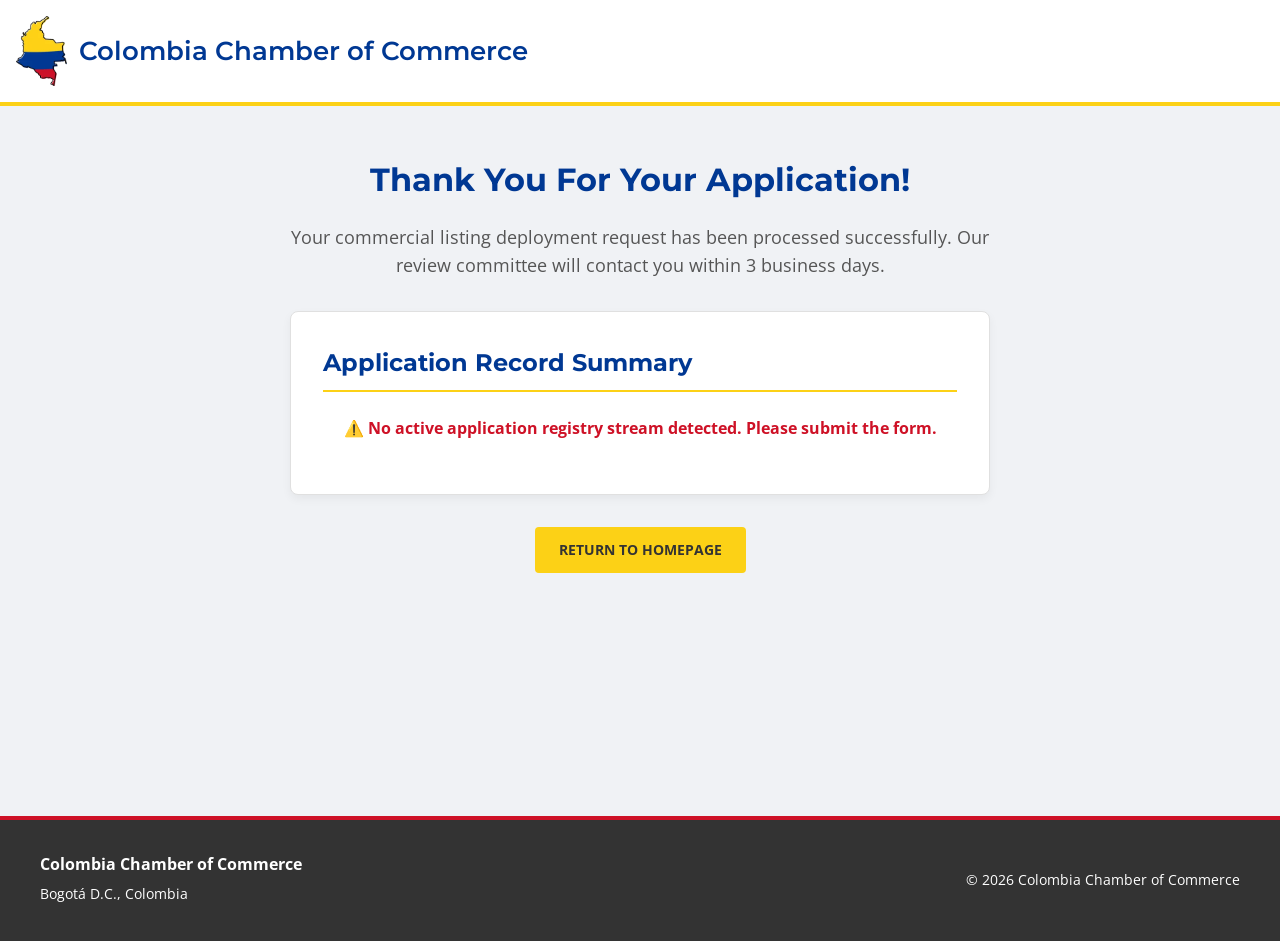
<file: chamber/thankyou.html>
<!doctype html>
<html lang="en">
  <head>
    <meta charset="UTF-8">
    <meta name="viewport" content="width=device-width, initial-scale=1.0">
    <title>Application Received - Colombia Chamber of Commerce</title>
    <meta
      name="description"
      content="Thank you for submitting your membership application to the Colombia Chamber of Commerce."
    />
    <meta name="author" content="David Gomez" />

    <link rel="icon" href="images/favicon.ico" type="image/x-icon" />

    <link rel="preconnect" href="https://fonts.googleapis.com" />
    <link rel="preconnect" href="https://fonts.gstatic.com" crossorigin />
    <link
      href="https://fonts.googleapis.com/css2?family=Montserrat:wght@400;600;700&family=Open+Sans:wght@400;600;700&display=swap"
      rel="stylesheet"
    />

    <link rel="stylesheet" href="styles/normalize.css" />
    <link rel="stylesheet" href="styles/small.css" />
    <link rel="stylesheet" href="styles/larger.css" />

    <script src="scripts/main.js" defer></script>
    <script src="scripts/thankyou.js" defer></script>
  </head>
  <body>
    <header>
      <div class="header-container">
        <div class="logo-area">
          <img
            src="images/logo-colombia.webp"
            alt="Chamber Logo"
            class="logo"
          />
          <p>Colombia Chamber of Commerce</p>
        </div>
      </div>
    </header>

    <main>
      <div class="thanks-wrapper">
        <h1>Thank You For Your Application!</h1>
        <p class="thanks-lead">
          Your commercial listing deployment request has been processed
          successfully. Our review committee will contact you within 3 business
          days.
        </p>

        <section class="summary-card">
          <h2>Application Record Summary</h2>
          <div id="summary-content">
            <p class="loading-msg">Extracting application stream details...</p>
          </div>
        </section>

        <div class="thanks-actions">
          <a href="index.html" class="cta-button">Return to Homepage</a>
        </div>
      </div>
    </main>

    <footer>
      <div class="footer-top">
        <div class="footer-brand">
          <strong>Colombia Chamber of Commerce</strong>
          <p>Bogotá D.C., Colombia</p>
        </div>
        <div class="footer-meta">
          <p>
            &copy; <span id="current-year"></span> Colombia Chamber of Commerce
          </p>
        </div>
      </div>
    </footer>
  </body>
</html>
</file>
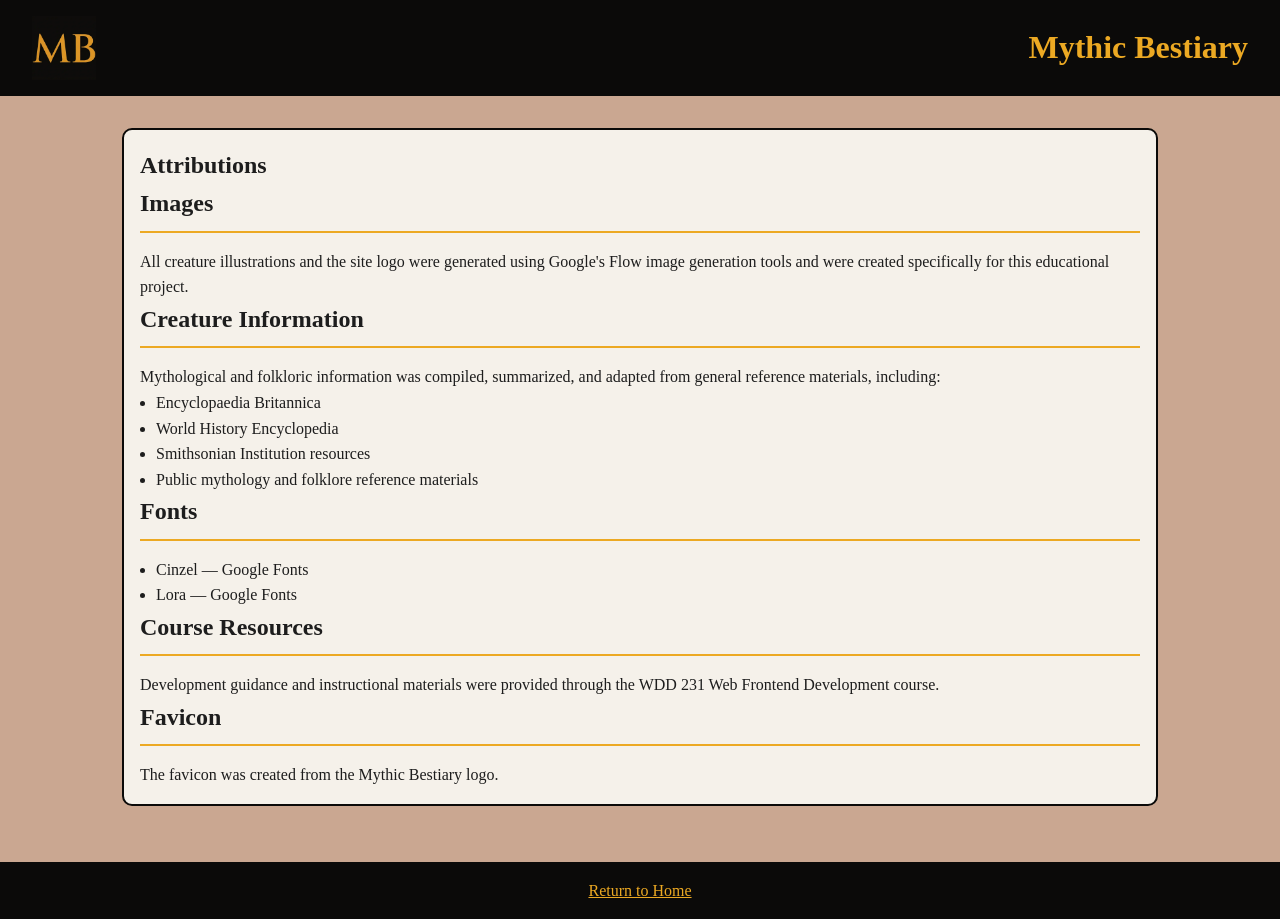
<file: finalproject/attributions.html>
<!doctype html>

<html lang="en">
  <head>
    <meta charset="UTF-8" />
    <meta name="viewport" content="width=device-width, initial-scale=1.0" />

    <title>Mythic Bestiary | Attributions</title>

    <meta
      name="description"
      content="Sources and acknowledgments for the Mythic Bestiary project."
    />

    <meta name="author" content="David Gomez" />

    <link rel="icon" href="images/favicon.ico" />

    <link rel="stylesheet" href="styles/small.css" />
    <link rel="stylesheet" href="styles/large.css" />
  </head>

  <body>
    <header>
      <img
        src="images/logo.webp"
        alt="Mythic Bestiary logo"
        width="256"
        height="256"
      />

      <p class="site-title">Mythic Bestiary</p>
    </header>

    <main>
      <section class="attributions">
        <h1>Attributions</h1>

        <h2>Images</h2>

        <p>
          All creature illustrations and the site logo were generated using
          Google's Flow image generation tools and were created specifically for
          this educational project.
        </p>

        <h2>Creature Information</h2>

        <p>
          Mythological and folkloric information was compiled, summarized, and
          adapted from general reference materials, including:
        </p>

        <ul>
          <li>Encyclopaedia Britannica</li>
          <li>World History Encyclopedia</li>
          <li>Smithsonian Institution resources</li>
          <li>Public mythology and folklore reference materials</li>
        </ul>

        <h2>Fonts</h2>

        <ul>
          <li>Cinzel — Google Fonts</li>
          <li>Lora — Google Fonts</li>
        </ul>

        <h2>Course Resources</h2>

        <p>
          Development guidance and instructional materials were provided through
          the WDD 231 Web Frontend Development course.
        </p>

        <h2>Favicon</h2>

        <p>The favicon was created from the Mythic Bestiary logo.</p>
      </section>
    </main>

    <footer>
      <p>
        <a href="index.html">Return to Home</a>
      </p>
    </footer>
  </body>
</html>
</file>
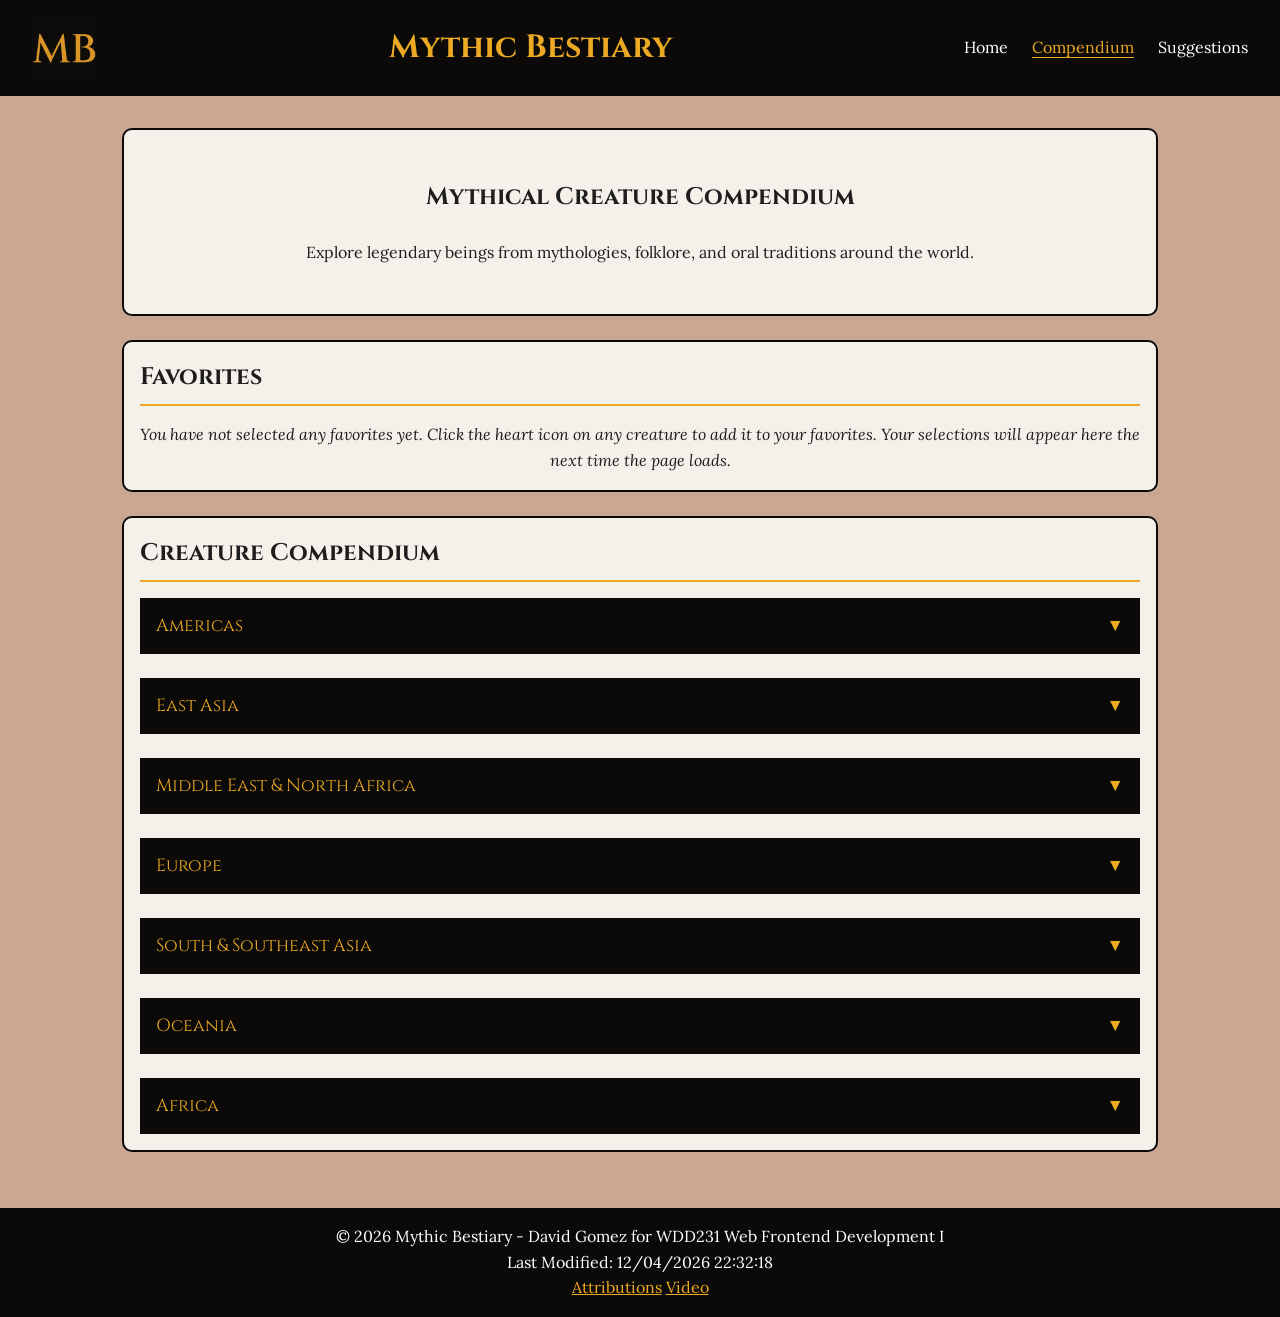
<file: finalproject/compendium.html>
<!doctype html>

<html lang="en">
  <head>
    <meta charset="UTF-8" />
    <meta name="viewport" content="width=device-width, initial-scale=1.0" />

    <title>Mythic Bestiary | Compendium</title>

    <meta
      name="description"
      content="Browse a collection of mythical creatures from cultures around the world. Explore their origins, symbolism, and legendary stories."
    />

    <meta name="author" content="David Gomez" />

    <meta property="og:title" content="Mythic Bestiary Compendium" />

    <meta
      property="og:description"
      content="Explore legendary creatures from mythologies and folklore around the world."
    />

    <meta property="og:type" content="website" />

    <meta
      property="og:image"
      content="https://professordavidx.github.io/wdd231/finalproject/images/og-image.png"
    />

    <meta
      property="og:url"
      content="https://professordavidx.github.io/wdd231/finalproject/compendium.html"
    />

    <link rel="icon" href="images/favicon.ico" />

    <link rel="preconnect" href="https://fonts.googleapis.com" />
    <link rel="preconnect" href="https://fonts.gstatic.com" crossorigin />

    <link
      href="https://fonts.googleapis.com/css2?family=Cinzel:wght@400;600;700&family=Lora:wght@400;600;700&display=swap"
      rel="stylesheet"
    />

    <link rel="stylesheet" href="styles/small.css" />
    <link rel="stylesheet" href="styles/large.css" />

    <script type="module" src="scripts/compendium.mjs"></script>
  </head>

  <body>
    <header>
      <img
        src="images/logo.webp"
        alt="Mythic Bestiary logo"
        width="256"
        height="256"
      />

      <p class="site-title">Mythic Bestiary</p>

      <button id="menu-button" aria-label="Open navigation menu">☰</button>

      <nav>
        <ul id="primary-nav">
          <li><a href="index.html">Home</a></li>
          <li><a href="compendium.html" class="active">Compendium</a></li>
          <li><a href="suggestions.html">Suggestions</a></li>
        </ul>
      </nav>
    </header>

    <main>
      <section class="hero">
        <h1>Mythical Creature Compendium</h1>

        <p>
          Explore legendary beings from mythologies, folklore, and oral
          traditions around the world.
        </p>
      </section>

      <section id="favorites-section">
        <h2>Favorites</h2>

        <div id="favorites-container"></div>

        <p id="no-favorites-message">
          You have not selected any favorites yet. Click the heart icon on any
          creature to add it to your favorites. Your selections will appear here
          the next time the page loads.
        </p>
      </section>

      <section id="compendium-section">
        <h2>Creature Compendium</h2>

        <div id="compendium-container">
          <!-- Generated dynamically -->
        </div>
      </section>

      <dialog id="creature-modal" class="compendium-modal">
        <div class="modal-header">
          <h3 id="modal-name">Filler</h3>

          <button id="close-modal" aria-label="Close dialog">✕</button>
        </div>

        <div class="modal-content">
          <img
            id="modal-image"
            src="images/ahuizotl.webp"
            alt="An ahuizotl wading through a dark swamp."
          />

          <p>
            <strong>Origin:</strong>
            <span id="modal-origin"></span>
          </p>

          <p>
            <strong>Type:</strong>
            <span id="modal-type"></span>
          </p>

          <p>
            <strong>Ability:</strong>
            <span id="modal-ability"></span>
          </p>

          <p>
            <strong>Symbolism:</strong>
            <span id="modal-symbolism"></span>
          </p>

          <p id="modal-description"></p>
        </div>
      </dialog>
    </main>

    <footer>
      <p>
        &copy; <span id="current-year"></span> Mythic Bestiary - David Gomez for
        WDD231 Web Frontend Development I
      </p>
      <p id="last-modified"></p>
      <p>
        <a href="attributions.html">Attributions</a>
        <a href="https://www.loom.com/share/89816597074e4edfab6364f0f6daf6cd"
          >Video</a
        >
      </p>
    </footer>
  </body>
</html>
</file>
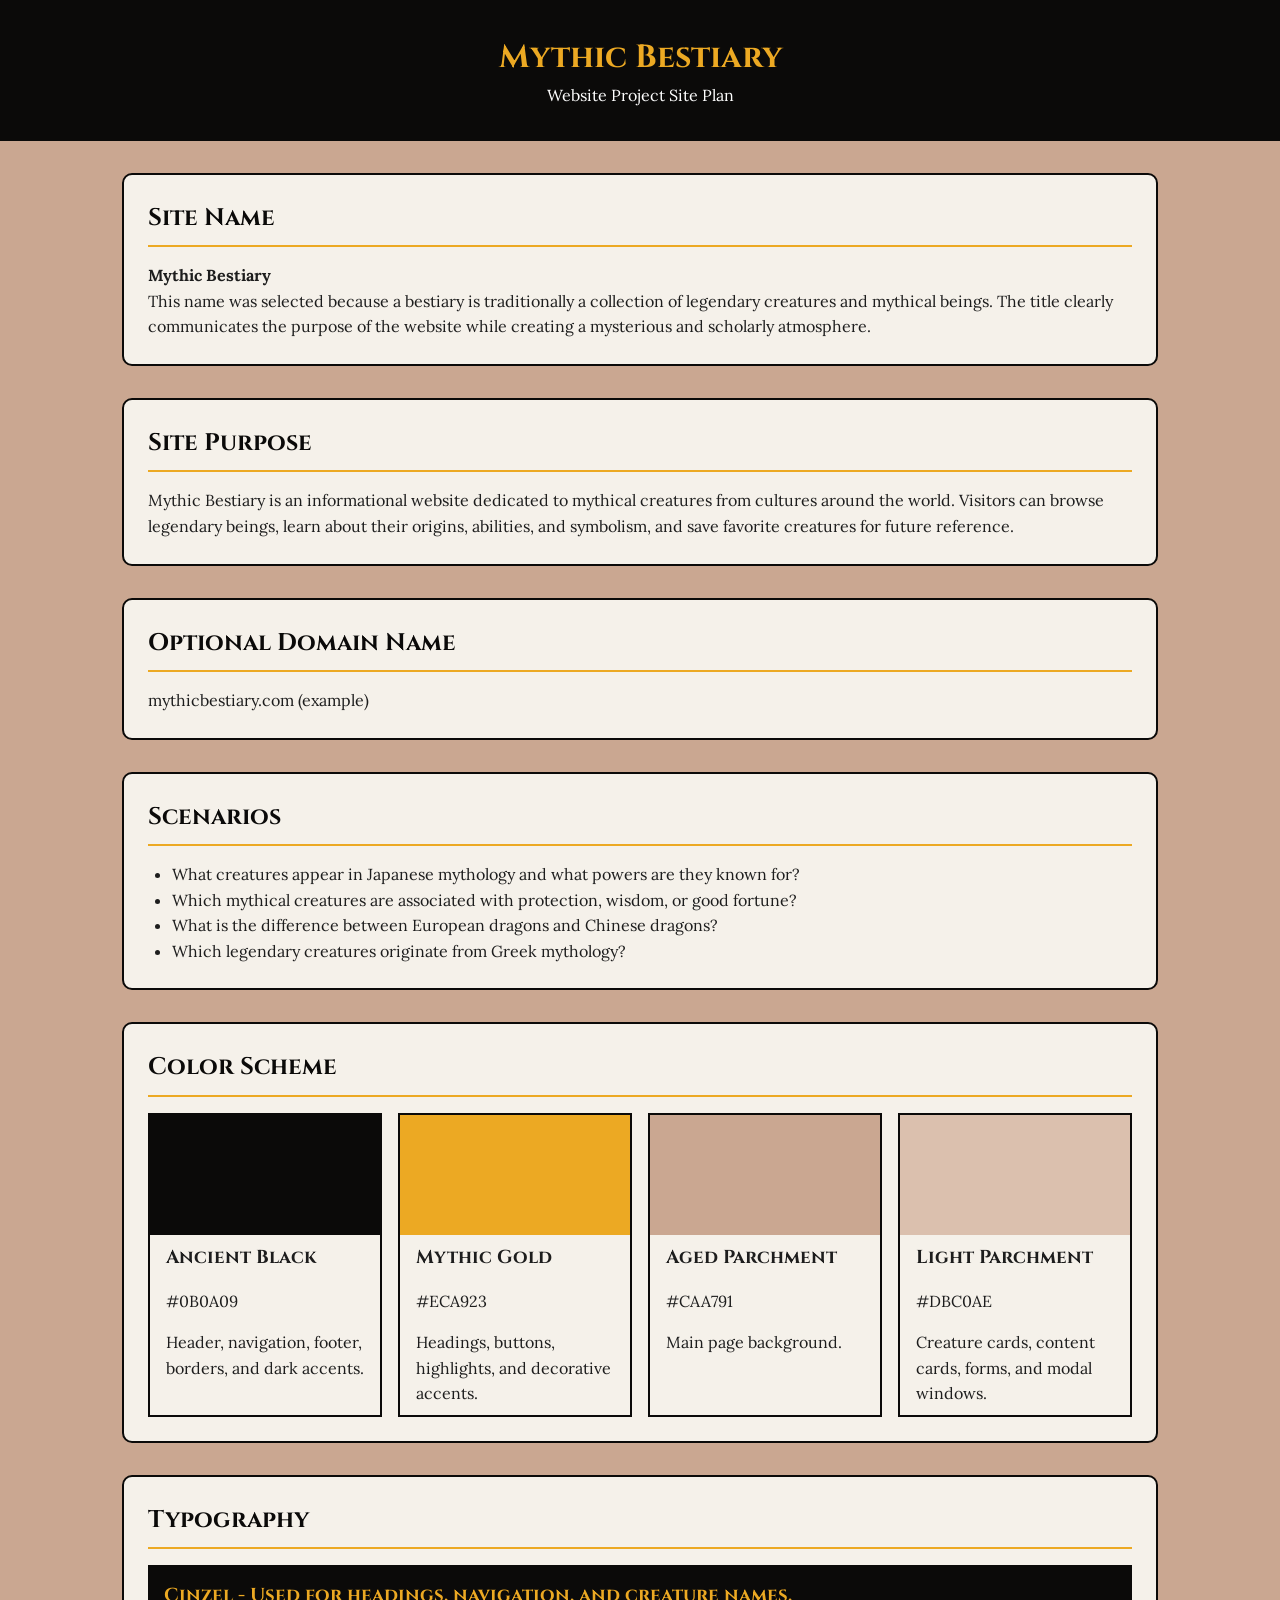
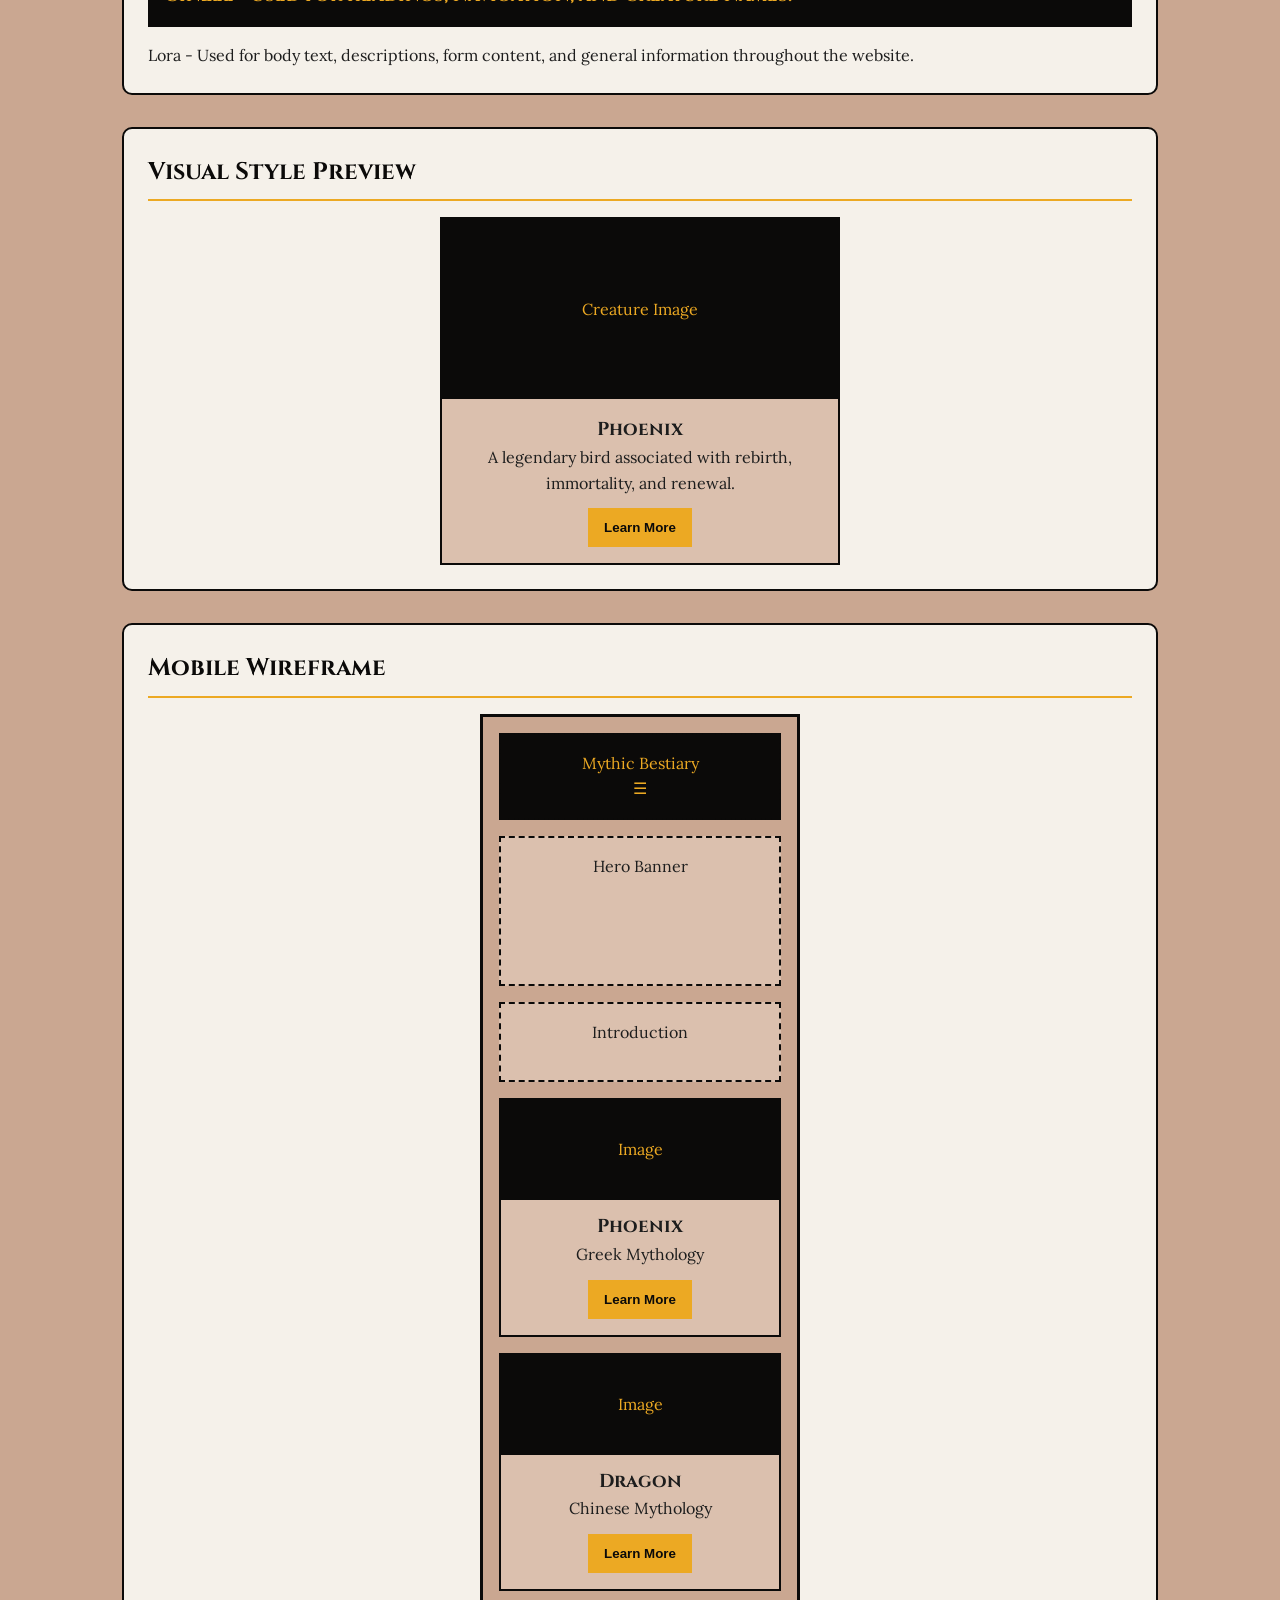
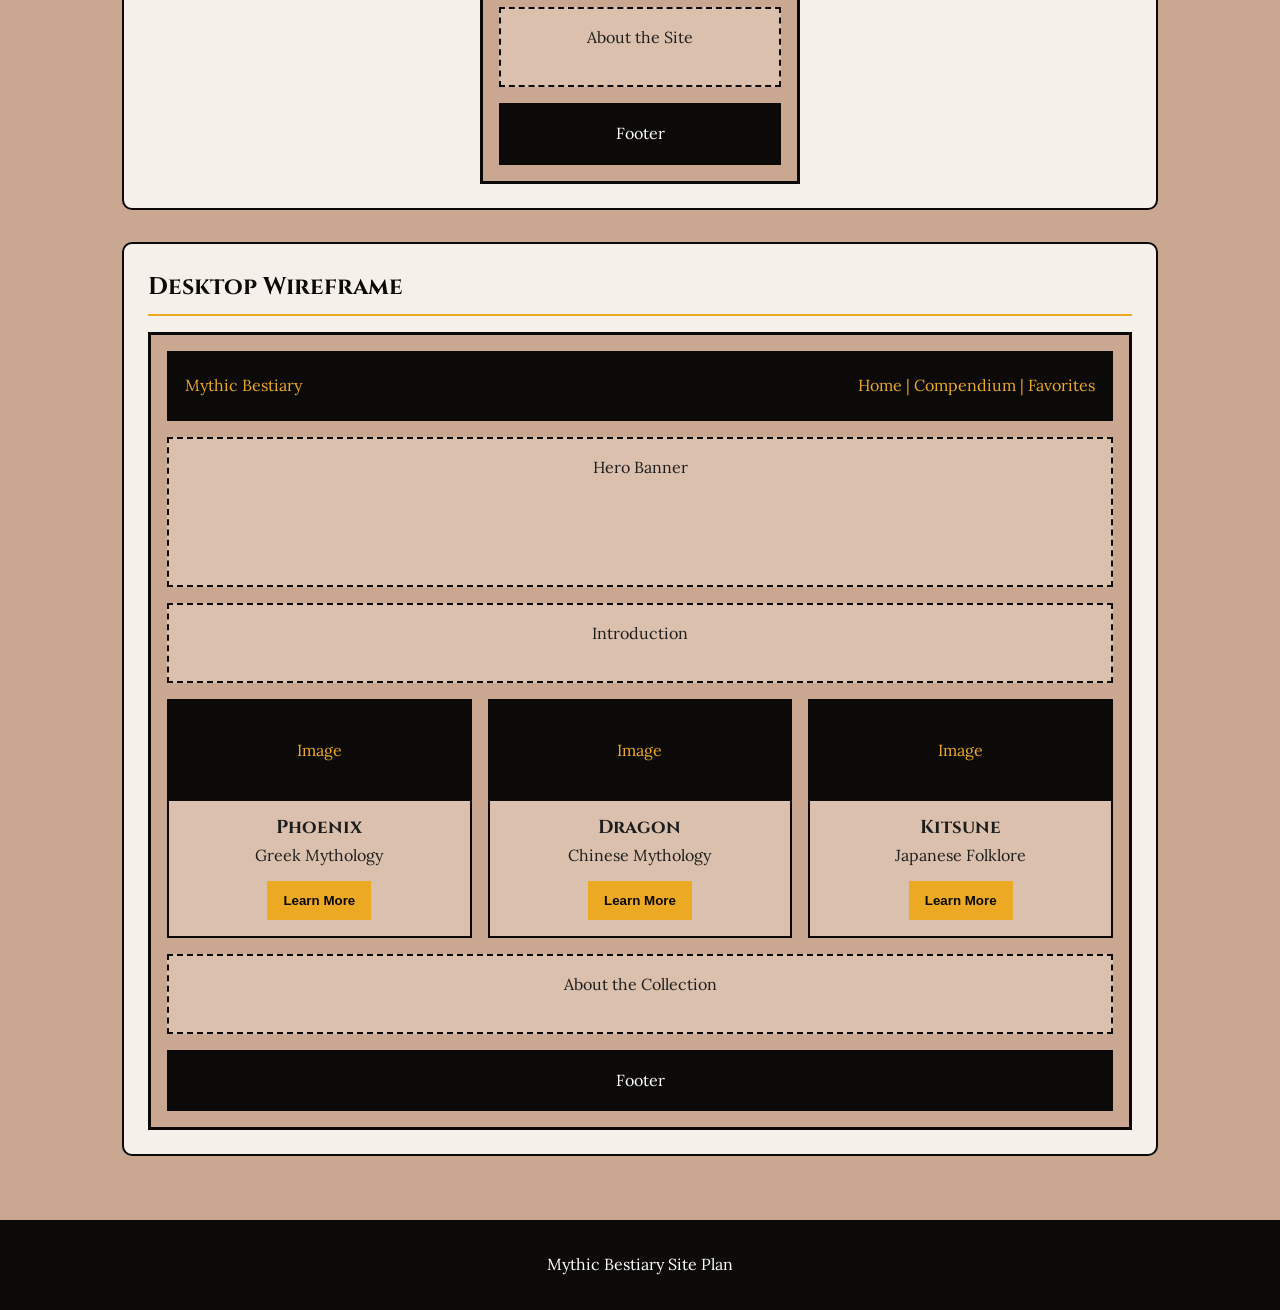
<file: finalproject/siteplan.html>
<!doctype html>
<html lang="en">
  <head>
    <meta charset="UTF-8" />
    <meta name="viewport" content="width=device-width, initial-scale=1.0" />
    <title>Mythic Bestiary Site Plan</title>
    <link rel="stylesheet" href="styles/siteplan.css" />
    <link rel="preconnect" href="https://fonts.googleapis.com" />
    <link rel="preconnect" href="https://fonts.gstatic.com" crossorigin />
    <link
      href="https://fonts.googleapis.com/css2?family=Cinzel:wght@400;600;700&family=Lora:wght@400;600;700&display=swap"
      rel="stylesheet"
    />
  </head>
  <body>
    <header>
      <h1>Mythic Bestiary</h1>
      <p>Website Project Site Plan</p>
    </header>
    <main>
      <section>
        <h2>Site Name</h2>
        <p><strong>Mythic Bestiary</strong></p>
        <p>
          This name was selected because a bestiary is traditionally a
          collection of legendary creatures and mythical beings. The title
          clearly communicates the purpose of the website while creating a
          mysterious and scholarly atmosphere.
        </p>
      </section>
      <section>
        <h2>Site Purpose</h2>
        <p>
          Mythic Bestiary is an informational website dedicated to mythical
          creatures from cultures around the world. Visitors can browse
          legendary beings, learn about their origins, abilities, and symbolism,
          and save favorite creatures for future reference.
        </p>
      </section>
      <section>
        <h2>Optional Domain Name</h2>
        <p>mythicbestiary.com (example)</p>
      </section>
      <section>
        <h2>Scenarios</h2>
        <ul>
          <li>
            What creatures appear in Japanese mythology and what powers are they
            known for?
          </li>
          <li>
            Which mythical creatures are associated with protection, wisdom, or
            good fortune?
          </li>
          <li>
            What is the difference between European dragons and Chinese dragons?
          </li>
          <li>Which legendary creatures originate from Greek mythology?</li>
        </ul>
      </section>
      <section>
        <h2>Color Scheme</h2>
        <div class="color-container">
          <article class="color-card">
            <div class="swatch black"></div>
            <h3>Ancient Black</h3>
            <p>#0B0A09</p>
            <p>Header, navigation, footer, borders, and dark accents.</p>
          </article>
          <article class="color-card">
            <div class="swatch gold"></div>
            <h3>Mythic Gold</h3>
            <p>#ECA923</p>
            <p>Headings, buttons, highlights, and decorative accents.</p>
          </article>
          <article class="color-card">
            <div class="swatch parchment"></div>
            <h3>Aged Parchment</h3>
            <p>#CAA791</p>
            <p>Main page background.</p>
          </article>
          <article class="color-card">
            <div class="swatch parchment-light"></div>
            <h3>Light Parchment</h3>
            <p>#DBC0AE</p>
            <p>Creature cards, content cards, forms, and modal windows.</p>
          </article>
        </div>
      </section>
      <section>
        <h2>Typography</h2>
        <h3 class="heading-font">
          Cinzel - Used for headings, navigation, and creature names.
        </h3>
        <p class="body-font">
          Lora - Used for body text, descriptions, form content, and general
          information throughout the website.
        </p>
      </section>
      <section>
        <h2>Visual Style Preview</h2>
        <div class="preview-card">
          <div class="preview-image">Creature Image</div>
          <div class="preview-content">
            <h3>Phoenix</h3>
            <p>
              A legendary bird associated with rebirth, immortality, and
              renewal.
            </p>
            <button>Learn More</button>
          </div>
        </div>
      </section>
      <section>
        <h2>Mobile Wireframe</h2>
        <div class="wireframe mobile">
          <div class="wf-header">
            Mythic Bestiary<br />
            ☰
          </div>
          <div class="wf-hero">Hero Banner</div>
          <div class="wf-content">Introduction</div>
          <div class="creature-card">
            <div class="card-image">Image</div>
            <h3>Phoenix</h3>
            <p>Greek Mythology</p>
            <button>Learn More</button>
          </div>
          <div class="creature-card">
            <div class="card-image">Image</div>
            <h3>Dragon</h3>
            <p>Chinese Mythology</p>
            <button>Learn More</button>
          </div>
          <div class="wf-content">About the Site</div>
          <div class="wf-footer">Footer</div>
        </div>
      </section>
      <section>
        <h2>Desktop Wireframe</h2>
        <div class="wireframe desktop">
          <div class="wf-header desktop-header">
            <span>Mythic Bestiary</span>
            <span>Home | Compendium | Favorites</span>
          </div>
          <div class="wf-hero">Hero Banner</div>
          <div class="wf-content">Introduction</div>
          <div class="card-row">
            <div class="creature-card">
              <div class="card-image">Image</div>
              <h3>Phoenix</h3>
              <p>Greek Mythology</p>
              <button>Learn More</button>
            </div>
            <div class="creature-card">
              <div class="card-image">Image</div>
              <h3>Dragon</h3>
              <p>Chinese Mythology</p>
              <button>Learn More</button>
            </div>
            <div class="creature-card">
              <div class="card-image">Image</div>
              <h3>Kitsune</h3>
              <p>Japanese Folklore</p>
              <button>Learn More</button>
            </div>
          </div>
          <div class="wf-content">About the Collection</div>
          <div class="wf-footer">Footer</div>
        </div>
      </section>
    </main>
    <footer class="site-footer"><p>Mythic Bestiary Site Plan</p></footer>
  </body>
</html>
</file>
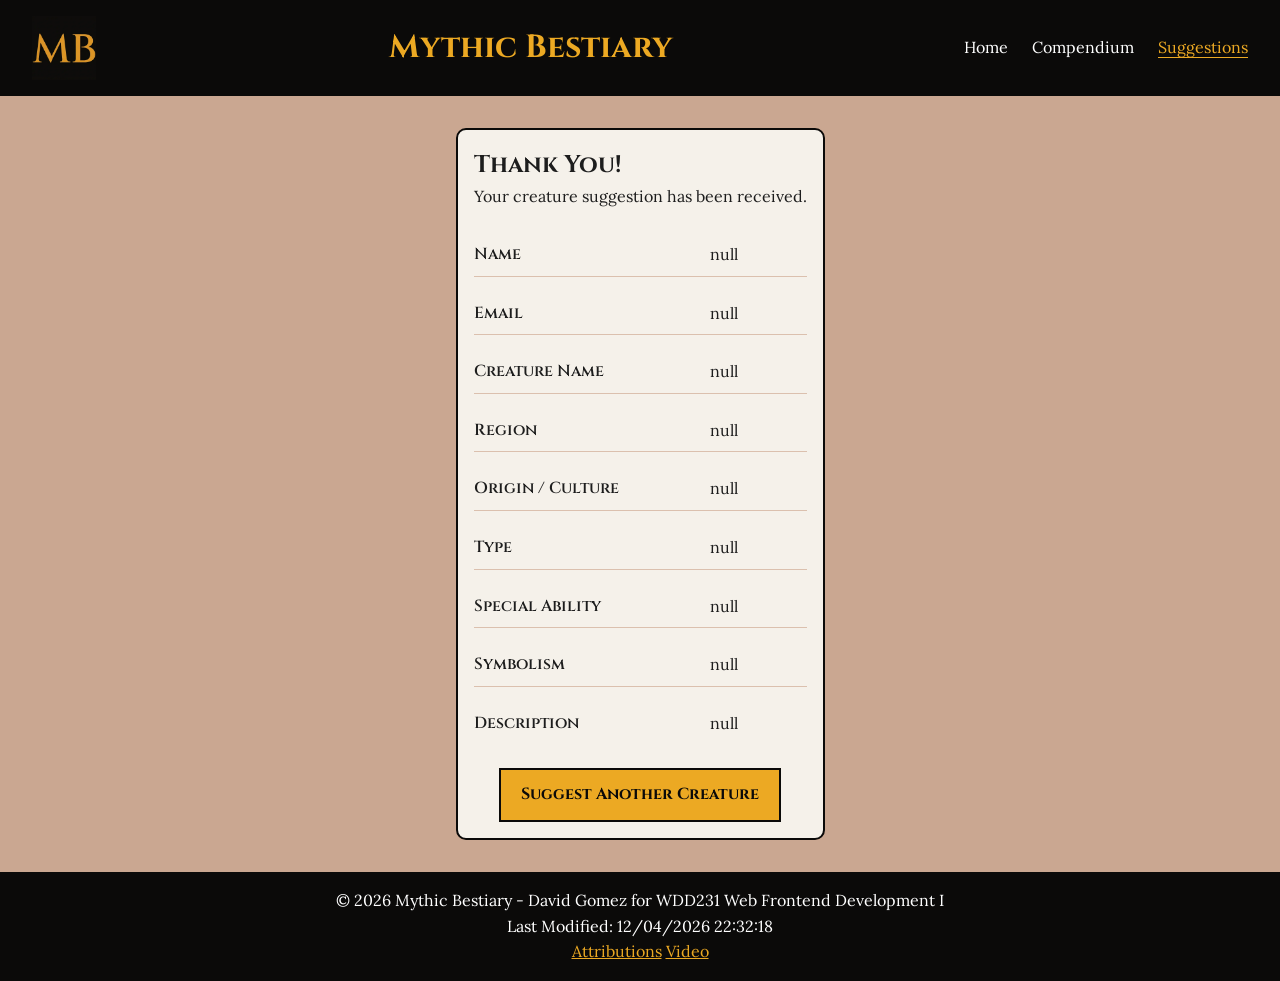
<file: finalproject/suggestion-received.html>
<!doctype html>
<html lang="en">
  <head>
    <meta charset="UTF-8" />
    <meta name="viewport" content="width=device-width, initial-scale=1.0" />

    <title>Mythic Bestiary | Suggestion Received</title>

    <meta
      name="description"
      content="Confirmation page for creature suggestions submitted to the Mythic Bestiary."
    />

    <meta name="author" content="David Gomez" />

    <link rel="icon" href="images/favicon.ico" />

    <link rel="preconnect" href="https://fonts.googleapis.com" />
    <link rel="preconnect" href="https://fonts.gstatic.com" crossorigin />

    <link
      href="https://fonts.googleapis.com/css2?family=Cinzel:wght@400;600;700&family=Lora:wght@400;600;700&display=swap"
      rel="stylesheet"
    />

    <link rel="stylesheet" href="styles/small.css" />
    <link rel="stylesheet" href="styles/large.css" />

    <script type="module" src="scripts/suggestion-received.mjs"></script>
  </head>

  <body>
    <header>
      <img
        src="images/logo.webp"
        alt="Mythic Bestiary logo"
        width="256"
        height="256"
      />

      <p class="site-title">Mythic Bestiary</p>

      <button id="menu-button" aria-label="Open navigation menu">☰</button>

      <nav>
        <ul id="primary-nav">
          <li><a href="index.html">Home</a></li>
          <li><a href="compendium.html">Compendium</a></li>
          <li><a href="suggestions.html" class="active">Suggestions</a></li>
        </ul>
      </nav>
    </header>

    <main>
      <section class="suggestion-results">
        <h1>Thank You!</h1>

        <p>Your creature suggestion has been received.</p>

        <div id="submission-results"></div>

        <p>
          <a href="suggestions.html" class="hero-button centered-button">
            Suggest Another Creature
          </a>
        </p>
      </section>
    </main>

    <footer>
      <p>
        &copy; <span id="current-year"></span> Mythic Bestiary - David Gomez for
        WDD231 Web Frontend Development I
      </p>
      <p id="last-modified"></p>
      <p>
        <a href="attributions.html">Attributions</a>
        <a href="https://www.loom.com/share/89816597074e4edfab6364f0f6daf6cd"
          >Video</a
        >
      </p>
    </footer>
  </body>
</html>
</file>
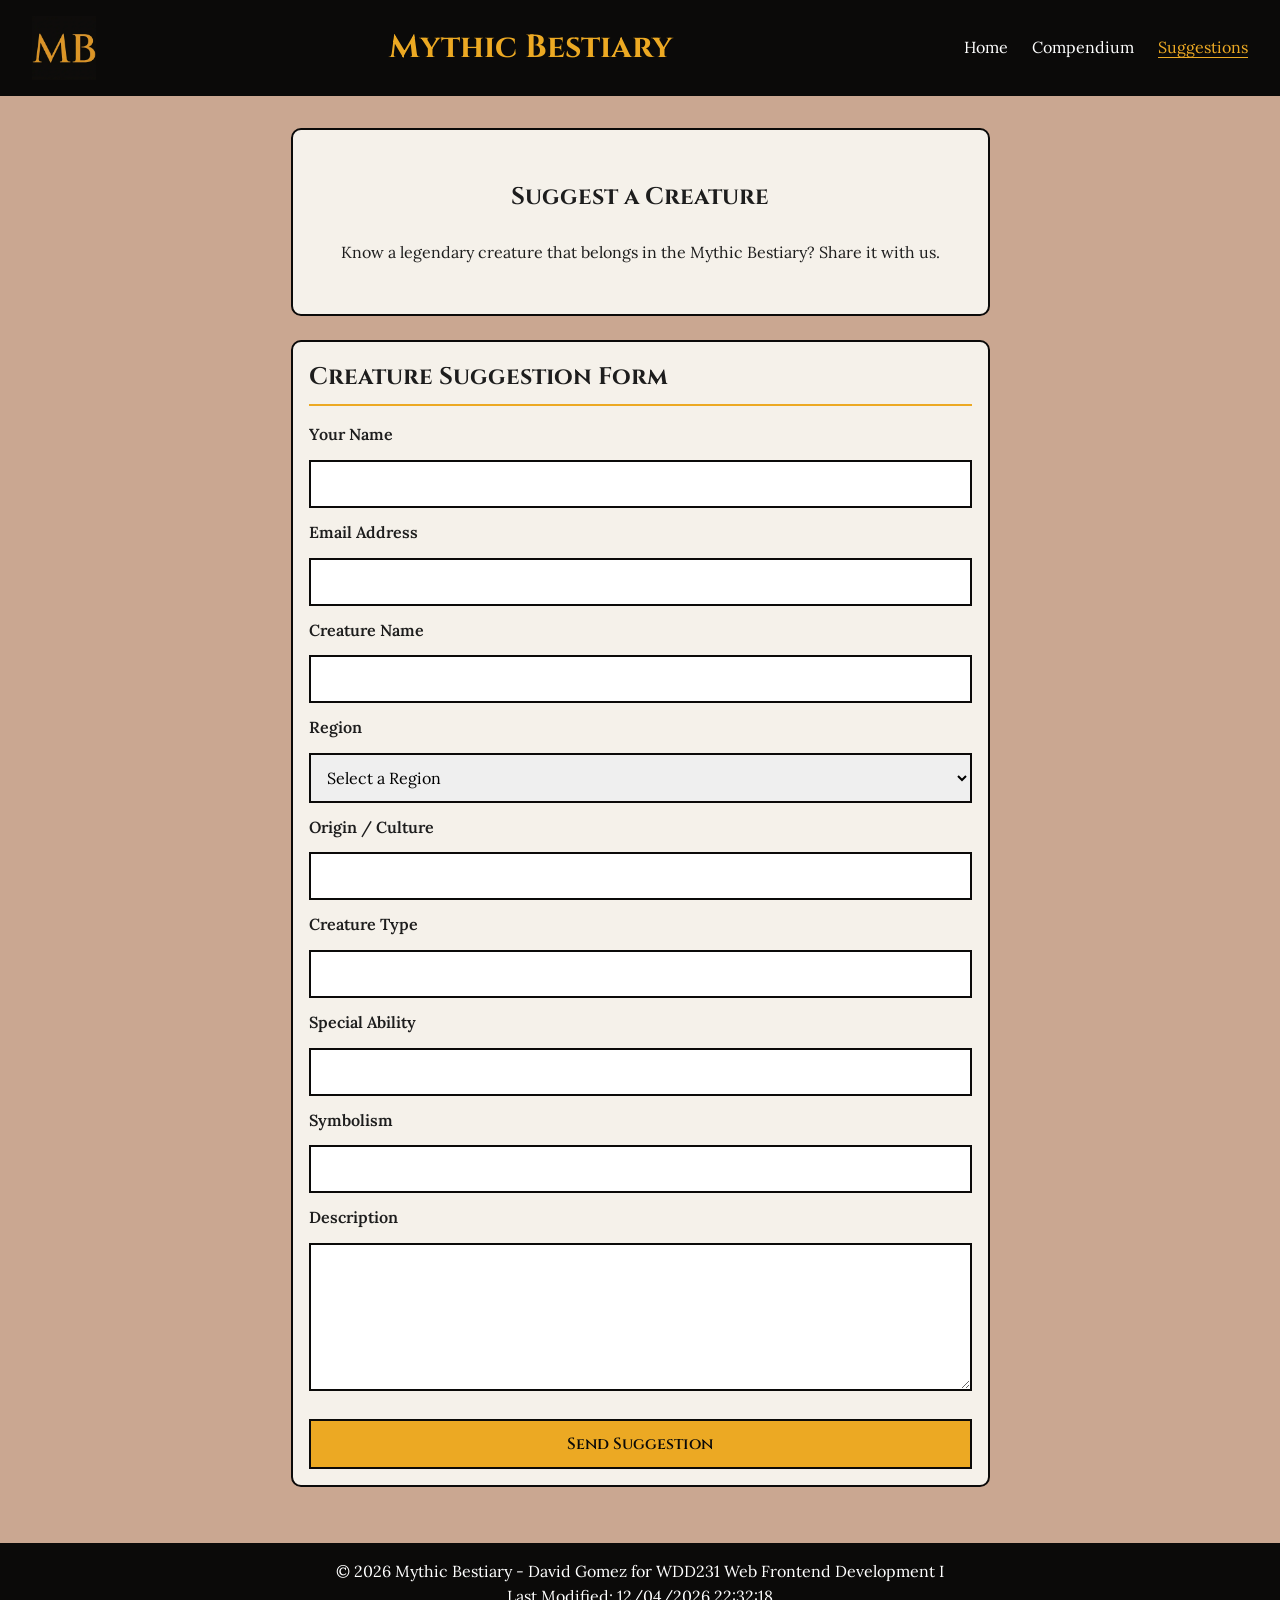
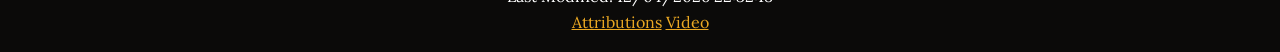
<file: finalproject/suggestions.html>
<!doctype html>
<html lang="en">
  <head>
    <meta charset="UTF-8" />
    <meta name="viewport" content="width=device-width, initial-scale=1.0" />

    <title>Mythic Bestiary | Suggestions</title>

    <meta
      name="description"
      content="Suggest a mythical creature to be added to the Mythic Bestiary."
    />

    <meta name="author" content="David Gomez" />

    <meta property="og:title" content="Mythic Bestiary Suggestions" />

    <meta
      property="og:description"
      content="Share your favorite legendary creature with the Mythic Bestiary."
    />

    <meta property="og:type" content="website" />

    <meta
      property="og:image"
      content="https://professordavidx.github.io/wdd231/finalproject/images/og-image.png"
    />

    <meta
      property="og:url"
      content="https://professordavidx.github.io/wdd231/finalproject/suggestions.html"
    />

    <link rel="icon" href="images/favicon.ico" />

    <link rel="preconnect" href="https://fonts.googleapis.com" />
    <link rel="preconnect" href="https://fonts.gstatic.com" crossorigin />

    <link
      href="https://fonts.googleapis.com/css2?family=Cinzel:wght@400;600;700&family=Lora:wght@400;600;700&display=swap"
      rel="stylesheet"
    />

    <link rel="stylesheet" href="styles/small.css" />
    <link rel="stylesheet" href="styles/large.css" />

    <script type="module" src="scripts/main.mjs"></script>
  </head>

  <body>
    <header>
      <img
        src="images/logo.webp"
        alt="Mythic Bestiary logo"
        width="256"
        height="256"
      />

      <p class="site-title">Mythic Bestiary</p>

      <button id="menu-button" aria-label="Open navigation menu">☰</button>

      <nav>
        <ul id="primary-nav">
          <li><a href="index.html">Home</a></li>
          <li><a href="compendium.html">Compendium</a></li>
          <li><a href="suggestions.html" class="active">Suggestions</a></li>
        </ul>
      </nav>
    </header>

    <main>
      <section class="hero">
        <h1>Suggest a Creature</h1>

        <p>
          Know a legendary creature that belongs in the Mythic Bestiary? Share
          it with us.
        </p>
      </section>

      <section>
        <h2>Creature Suggestion Form</h2>

        <form action="suggestion-received.html" method="get">
          <label for="name">Your Name</label>
          <input type="text" id="name" name="name" required />

          <label for="email">Email Address</label>
          <input type="email" id="email" name="email" required />

          <label for="creature">Creature Name</label>
          <input type="text" id="creature" name="creature" required />

          <label for="region">Region</label>
          <select id="region" name="region" required>
            <option value="">Select a Region</option>
            <option>Africa</option>
            <option>Asia</option>
            <option>Europe</option>
            <option>Middle East</option>
            <option>North America</option>
            <option>Oceania</option>
            <option>South America</option>
            <option>Other</option>
          </select>

          <label for="origin">Origin / Culture</label>
          <input type="text" id="origin" name="origin" required />

          <label for="type">Creature Type</label>
          <input type="text" id="type" name="type" required />

          <label for="ability">Special Ability</label>
          <input type="text" id="ability" name="ability" required />

          <label for="symbolism">Symbolism</label>
          <input type="text" id="symbolism" name="symbolism" required />

          <label for="description">Description</label>
          <textarea
            id="description"
            name="description"
            rows="6"
            required
          ></textarea>

          <input type="submit" value="Send Suggestion" class="form-submit" />
        </form>
      </section>
    </main>

    <footer>
      <p>
        &copy; <span id="current-year"></span> Mythic Bestiary - David Gomez for
        WDD231 Web Frontend Development I
      </p>
      <p id="last-modified"></p>
      <p>
        <a href="attributions.html">Attributions</a>
        <a href="https://www.loom.com/share/89816597074e4edfab6364f0f6daf6cd"
          >Video</a
        >
      </p>
    </footer>
  </body>
</html>
</file>
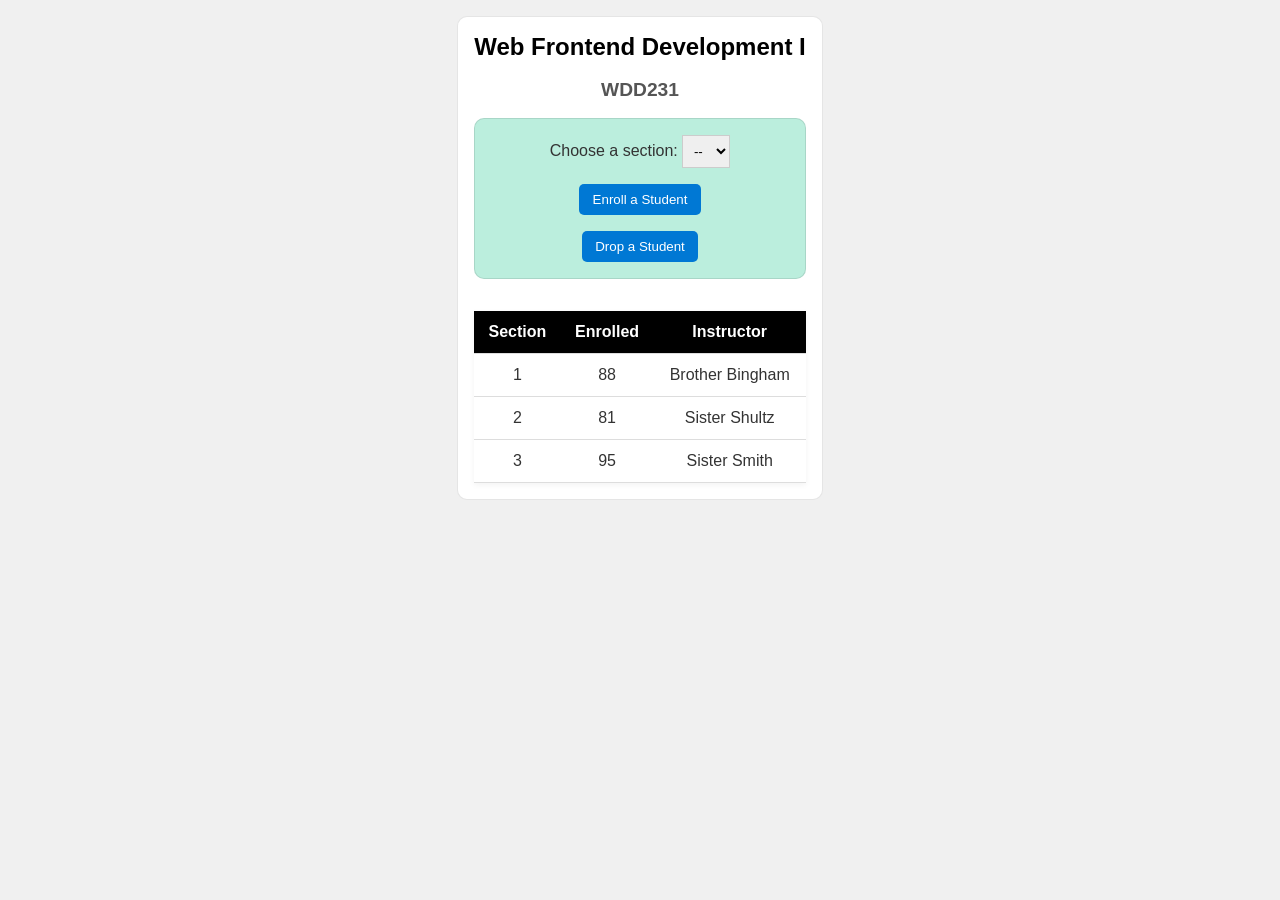
<file: week3/modules.html>
<!doctype html>
<html lang="en">
  <head>
    <meta charset="UTF-8" />
    <meta name="viewport" content="width=device-width, initial-scale=1.0" />
    <title>Modules Example: Course and Sections</title>
    <link rel="stylesheet" href="styles/modules.css" />
    <script type="module" src="scripts/modules.mjs"></script>
  </head>

  <body>
    <main>
      <h1 id="courseName"></h1>
      <h2 id="courseCode"></h2>

      <div id="enrollment">
        <label for="sectionNumber">Choose a section:</label>
        <select id="sectionNumber">
          <option value="0" disabled selected>--</option>
        </select>
        <button id="enrollStudent">Enroll a Student</button>
        <button id="dropStudent">Drop a Student</button>
      </div>

      <table>
        <thead>
          <tr>
            <th>Section</th>
            <th>Enrolled</th>
            <th>Instructor</th>
          </tr>
        </thead>
        <tbody id="sections"></tbody>
      </table>
    </main>
  </body>
</html>
</file>
<file: styles/small.css>
* {
  box-sizing: border-box;
}

body {
  margin: 0;
  font-family: 'Roboto', sans-serif;
  background-color: #f5f5f5;
  color: #222;
}

/* HEADER */

header {
  background-color: #f4c300;
  display: flex;
  justify-content: space-between;
  align-items: center;
  padding: 1rem;
}

.logo-name {
  display: flex;
  align-items: center;
  gap: 1rem;
}

.logo-name span {
  font-size: 1.5rem;
  font-weight: bold;
}

/* MENU */

#menu-button {
  background: none;
  border: none;
  font-size: 2rem;
  cursor: pointer;
}

#menu-button::before {
  content: '☰';
}

#menu-button.open::before {
  content: '✖';
}

.navigation {
  display: none;
  list-style: none;
  margin: 0;
  padding: 0;
  color: #fff;
}

.navigation.open {
  display: block;
}

.navigation li a {
  display: block;
  padding: 1rem;
  background-color: #003087;
  color: #fff;
  text-decoration: none;
  border-bottom: 1px solid rgba(255, 255, 255, 0.2);
}

.navigation li a:hover {
  background-color: #c8102e;
}

.active {
  background-color: #c8102e;
}

/* MAIN */

main {
  padding: 1rem;
}

h1 {
  color: #003087;
}

.card {
  background-color: #fff;
  border-radius: 10px;
  overflow: hidden;
  margin-bottom: 1rem;
  box-shadow: 0 0 10px rgba(0, 0, 0, 0.1);
  display: flex;
  flex-direction: column;
}

.card h2,
.courses-section h2 {
  background-color: #003087;
  color: #fff;
  text-align: center;
  padding: 0.75rem;
  margin: 0;
}

.card p {
  padding: 1rem;
  line-height: 1.6;
  text-align: center;
  display: flex;
  align-items: center;
  justify-content: center;
  height: 80%;
}

.card img {
  display: block;
  width: 90%;
  max-width: 260px;
  height: auto;
  margin: 1rem auto;
  border-radius: 10px;
}

/* COURSES */

.filter-buttons {
  display: flex;
  gap: 0.5rem;
  margin: 1rem 0;
}

.filter-buttons button {
  flex: 1;
  padding: 0.75rem;
  border: none;
  background-color: #f4c300;
  font-weight: bold;
  cursor: pointer;
  border-radius: 5px;
}

.filter-buttons button:hover {
  background-color: #c8102e;
  color: #fff;
}

#course-container {
  display: grid;
  gap: 1rem;
}

.course-card {
  padding: 1rem;
  background-color: #ddd;
  border-radius: 8px;
  text-align: center;
  cursor: pointer;
  transition:
    transform 0.2s ease,
    background-color 0.2s ease;
}

.course-card:hover {
  transform: scale(1.02);
  background-color: #cfcfcf;
}

.completed {
  background-color: #003087;
  color: #fff;
}

.completed:hover {
  background-color: #002060;
}

/* MODAL */
dialog {
  width: 90%;
  max-width: 500px;
  border: none;
  border-radius: 10px;
  padding: 0;
  background-color: #fff;
  box-shadow: 0 10px 30px #00000040;
  overflow: hidden;
}

::backdrop {
  background-color: #00000099;
}

.dialog-content {
  position: relative;
  padding: 1.5rem;
}

.dialog-content h2 {
  background-color: #003087;
  color: #fff;
  margin: -1.5rem -1.5rem 1rem;
  padding: 1rem;
  text-align: center;
}

.dialog-content h3 {
  margin-top: 0;
  color: #c8102e;
}

.dialog-content p {
  line-height: 1.6;
  margin-bottom: 1rem;
}

#closeModal {
  position: absolute;
  top: 0.75rem;
  right: 0.75rem;
  background-color: #fff;
  border: none;
  border-radius: 5px;
  padding: 0.4rem 0.6rem;
  cursor: pointer;
  font-size: 1rem;
  transition: background-color 0.2s ease;
}

#closeModal:hover {
  background-color: #f4c300;
}

/* FOOTER */

.socials {
  display: flex;
  justify-content: center;
  gap: 1rem;
  margin-bottom: 1rem;
}

.socials img {
  width: 48px;
  height: auto;
  transition: transform 0.2s ease;
}

.socials img:hover {
  transform: scale(1.1);
}

.footer-info {
  background-color: #222;
  color: #fff;
  text-align: center;
  padding: 1rem;
}
</file>
<file: styles/larger.css>
@media screen and (min-width: 768px) {
  #menu-button {
    display: none;
  }

  .navigation {
    display: flex;
    justify-content: flex-start;
    background-color: #003087;
    padding-left: 1rem;
    gap: 0.5rem;
  }

  .navigation li {
    flex: 0;
  }

  .navigation li a {
    padding-inline: 1.5rem;
    white-space: nowrap;
  }

  .top-sections {
    display: grid;
    grid-template-columns: 2fr 1fr;
    gap: 1rem;
    align-items: stretch;
  }

  #course-container {
    grid-template-columns: repeat(3, 1fr);
  }

  dialog {
    width: 70%;
    max-width: 650px;
  }

  .dialog-content {
    padding: 2rem;
  }

  .dialog-content h2 {
    margin: -2rem -2rem 1.5rem;
  }
}
</file>
<file: chamber/styles/small.css>
/* ==========================================================================
   Core Reset & Base Typography
   ========================================================================== */
body {
  font-family: 'Open Sans', 'Segoe UI', Tahoma, Geneva, Verdana, sans-serif;
  line-height: 1.6;
  color: #333333;
  background-color: #f0f2f5;
  margin: 0;
  padding: 0;
}

h1,
h2,
h3,
h4 {
  font-family: 'Montserrat', Arial, sans-serif;
  color: #003893; /* Master Corporate Blue branding */
  margin: 0 0 0.5rem 0;
}

/* ==========================================================================
   Header Architecture
   ========================================================================== */
header {
  background-color: #ffffff;
  color: #333333;
  border-bottom: 4px solid #fcd116;
  padding: 1rem;
}

.header-container {
  display: flex;
  justify-content: space-between;
  align-items: center;
}

.logo-area {
  display: flex;
  align-items: center;
  gap: 0.75rem;
}

.logo-area p {
  font-family: 'Montserrat', Arial, sans-serif;
  font-weight: 600;
  font-size: 1.25rem;
  margin: 0;
  color: #003893;
}

.logo {
  height: 55px;
  width: auto;
  object-fit: contain;
  display: block;
}

.utility-controls {
  display: flex;
  gap: 0.5rem;
}

.hamburger-btn {
  background: #003893;
  border: none;
  font-size: 1.2rem;
  padding: 0.4rem 0.6rem;
  cursor: pointer;
  border-radius: 4px;
  color: #ffffff;
}

/* ==========================================================================
   Primary Navigation
   ========================================================================== */
nav {
  display: none;
  margin-top: 1rem;
}

nav.open {
  display: block;
}

nav ul {
  list-style: none;
  padding: 0;
  margin: 0;
}

nav ul li a {
  display: block;
  color: #003893;
  text-decoration: none;
  padding: 0.75rem 1rem;
  border-radius: 4px;
  font-weight: 600;
  transition:
    background 0.2s,
    color 0.2s;
}

nav ul li a:hover,
nav ul li a.active {
  background-color: #ce1126;
  color: #ffffff;
}

/* ==========================================================================
   Structural Shells & Global Modules
   ========================================================================== */
main {
  padding: 1rem;
  max-width: 1200px;
  margin: 0 auto;
  min-height: 70vh;
}

.title-bar {
  display: flex;
  justify-content: space-between;
  align-items: center;
  border-bottom: 2px solid #003893;
  margin-bottom: 1.5rem;
  padding-bottom: 0.5rem;
}

.title-bar h1 {
  font-weight: 600;
  margin: 0;
}

.view-toggles {
  display: flex;
  gap: 0.5rem;
}

.view-toggles button {
  background-color: #e0e0e0;
  border: 1px solid #cccccc;
  padding: 0.5rem;
  cursor: pointer;
  border-radius: 4px;
  display: flex;
  align-items: center;
  color: #333333;
}

.view-toggles button.view-active {
  background-color: #003893;
  color: #ffffff;
}

/* ==========================================================================
   Directory Views (Cards & Matrix Lists)
   ========================================================================== */
.grid-view {
  display: grid;
  grid-template-columns: 1fr;
  gap: 1.5rem;
}

.card {
  background-color: #ffffff;
  border: 1px solid #e0e0e0;
  border-radius: 8px;
  padding: 1.5rem;
  text-align: center;
  box-shadow: 0 4px 6px #0000000d;
}

.card img {
  width: 200px;
  height: 200px;
  margin: 0 auto 1rem auto;
  display: block;
  object-fit: contain;
}

.card h2 {
  margin: 0.5rem 0;
  font-size: 1.2rem;
  color: #333333;
}

.card p {
  font-size: 0.9rem;
  margin: 0.25rem 0;
}

.card .tagline {
  font-style: italic;
  color: #595959;
  margin-bottom: 0.75rem;
}

.card a,
.list-view td a {
  color: #003893;
  text-decoration: none;
  font-weight: bold;
}

.card a {
  display: inline-block;
  margin-top: 0.5rem;
}

.list-view td a {
  text-decoration: underline;
}

.card a:hover,
.list-view td a:hover {
  color: #ce1126;
}

.list-view {
  display: flex;
  flex-direction: column;
  width: 100%;
}

.list-view table {
  width: 100%;
  border-collapse: collapse;
  font-size: 0.9rem;
  background-color: #ffffff;
  border-radius: 8px;
  overflow: hidden;
}

.list-view tr {
  display: flex;
  flex-direction: column;
  padding: 1rem;
  border-bottom: 1px solid #e0e0e0;
}

.list-view tr:nth-child(even) {
  background-color: #f8f9fa;
}

.list-view td {
  padding: 0.25rem 0;
  border: none;
}

.list-view td:first-child {
  font-weight: bold;
  font-size: 1.05rem;
  color: #003893;
}

.list-view td.hide-list-attr {
  display: none;
}

/* ==========================================================================
   Home Page Core Modules
   ========================================================================== */
.hero-block {
  position: relative;
  margin-bottom: 2rem;
  border-radius: 8px;
  overflow: hidden;
  box-shadow: 0 4px 10px #0000001a;
}

.hero-image {
  width: 100%;
  height: 300px;
  object-fit: cover;
  display: block;
}

.hero-cta-box {
  background-color: #003893e6;
  color: #ffffff;
  padding: 1.5rem;
  text-align: center;
}

.hero-cta-box h1 {
  color: #ffffff;
}

.hero-cta-box h2 {
  color: #ffffff;
  font-size: 1.4rem;
}

.hero-cta-box p {
  margin: 0 0 1.25rem 0;
  font-size: 0.95rem;
}

.cta-button {
  display: inline-block;
  background-color: #fcd116;
  color: #333333;
  padding: 0.75rem 1.5rem;
  text-decoration: none;
  font-weight: 700;
  border-radius: 4px;
  text-transform: uppercase;
  font-size: 0.85rem;
  transition:
    background-color 0.2s,
    transform 0.1s;
}

.cta-button:hover {
  background-color: #ce1126;
  color: #ffffff;
}

.home-grid-layout {
  display: grid;
  grid-template-columns: 1fr;
  gap: 1.5rem;
  margin-bottom: 2rem;
}

.info-card {
  background-color: #ffffff;
  border: 1px solid #e0e0e0;
  border-radius: 8px;
  padding: 1.5rem;
  box-shadow: 0 4px 6px #0000000d;
}

.info-card h2,
.spotlights-wrapper h2 {
  margin-top: 0;
  border-bottom: 2px solid #fcd116;
  padding-bottom: 0.5rem;
}

.events-list {
  list-style: none;
  padding: 0;
  margin: 0;
}

.events-list li {
  display: flex;
  flex-direction: column;
  padding: 0.75rem 0;
  border-bottom: 1px solid #f0f2f5;
}

.events-list li:last-child {
  border-bottom: none;
}

.event-date {
  font-weight: 700;
  color: #ce1126;
  font-size: 1.25rem;
}

.event-detail {
  font-size: 0.95rem;
}

.current-weather-box {
  display: flex;
  align-items: center;
  gap: 1rem;
  background: #fcd116ba;
  padding: 1rem;
  border-radius: 6px;
  margin-bottom: 1rem;
}

.weather-temp {
  font-size: 2rem;
  font-weight: 700;
  color: #333333;
}

.weather-desc {
  text-transform: capitalize;
  font-weight: 600;
  color: #454545;
}

.forecast-grid {
  display: grid;
  grid-template-columns: repeat(3, 1fr);
  gap: 0.5rem;
  text-align: center;
  border-top: 1px solid #e0e0e0;
  padding-top: 1rem;
}

.forecast-day h3 {
  margin: 0 0 0.25rem 0;
  font-size: 1.25rem;
  color: #ce1126;
}

.forecast-day p {
  margin: 0;
  font-weight: 700;
}

.spotlights-wrapper {
  margin-bottom: 2rem;
}

#spotlights-container {
  display: grid;
  grid-template-columns: 1fr;
  gap: 1.5rem;
}

.spotlight-card {
  background-color: #ffffff;
  border: 1px solid #e0e0e0;
  border-radius: 8px;
  padding: 1.5rem;
  box-shadow: 0 4px 6px #0000000d;
  display: flex;
  flex-direction: column;
  align-items: center;
  justify-content: center;
  text-align: center;
}

.spotlight-card img {
  width: auto;
  height: 100px;
  object-fit: contain;
  margin: 0.5rem auto 1rem auto;
  display: block;
}

.spotlight-card h3 {
  margin: 0.5rem 0;
  font-size: 1.15rem;
  color: #333333;
}

.spotlight-tier {
  display: inline-block;
  font-size: 0.85rem;
  font-weight: 700;
  padding: 0.25rem 0.75rem;
  border-radius: 20px;
  margin-bottom: 0.75rem;
  text-align: center;
  width: fit-content;
}

.tier-gold {
  background-color: #fff3cd;
  color: #674e04;
}
.tier-silver {
  background-color: #e2e3e5;
  color: #383d41;
}

.loading-msg {
  text-align: center;
  font-style: italic;
  color: #4f4f4f;
  padding: 2rem 0;
}

/* ==========================================================================
   Footer Component Configuration
   ========================================================================== */
footer {
  background-color: #333333;
  color: #ffffff;
  padding: 2rem 1rem;
  margin-top: 3rem;
  text-align: center;
  border-top: 4px solid #ce1126;
}

.footer-top {
  display: flex;
  flex-direction: column;
  gap: 1.5rem;
  align-items: center;
}

.footer-brand p,
.footer-meta p {
  margin: 0.25rem 0;
}

.footer-brand p {
  font-size: 0.9rem;
}

.footer-socials {
  display: flex;
  gap: 1.5rem;
  font-size: 1.5rem;
}

.footer-socials a {
  text-decoration: none;
  color: #ffffff;
}

.footer-meta {
  font-size: 0.85rem;
  border-top: 1px solid #555555;
  padding-top: 1rem;
  width: 100%;
}

/* ==========================================================================
   Membership Form & Application Layouts (Mobile Baseline)
   ========================================================================== */
.join-page-layout {
  display: flex;
  flex-direction: column;
  gap: 2.5rem;
  margin-top: 1rem;
}

form fieldset {
  border: 1px solid #cccccc;
  border-radius: 8px;
  padding: 1.25rem 1.5rem;
  margin-bottom: 1.5rem;
  background-color: #ffffff;
}

form legend {
  font-family: 'Montserrat', Arial, sans-serif;
  font-weight: 700;
  color: #003893;
  padding: 0 0.5rem;
}

form label {
  display: block;
  margin-bottom: 1.25rem;
  font-size: 0.95rem;
  color: #454545;
}

form label span {
  display: block;
  margin-bottom: 0.35rem;
  font-weight: 600;
}

form input[type='text'],
form input[type='email'],
form input[type='tel'],
form select,
form textarea {
  width: 100%;
  padding: 0.75rem;
  border: 1px solid #b3b3b3;
  border-radius: 4px;
  font-family: 'Open Sans', sans-serif;
  font-size: 1rem;
  box-sizing: border-box;
  transition:
    border-color 0.2s,
    box-shadow 0.2s;
}

/* Accessibility Focus Indicator Enhancements */
form input:focus,
form select:focus,
form textarea:focus {
  outline: none;
  border-color: #003893;
  box-shadow: 0 0 0 3px rgba(0, 56, 147, 0.25);
}

form textarea {
  resize: vertical;
}

.form-submit-btn {
  width: 100%;
  background-color: #fcd116;
  color: #333333;
  border: none;
  padding: 1rem;
  font-size: 1.1rem;
  font-weight: 700;
  text-transform: uppercase;
  border-radius: 4px;
  cursor: pointer;
  transition:
    background-color 0.2s,
    transform 0.1s;
}

.form-submit-btn:hover {
  background-color: #ce1126;
  color: #ffffff;
}

/* ==========================================================================
   Membership Level Cards & Initial Page Load Animations
   ========================================================================== */
.benefits-sidebar h2 {
  font-size: 1.35rem;
  border-bottom: 2px solid #003893;
  padding-bottom: 0.5rem;
  margin-bottom: 1.25rem;
}

.benefits-cards-grid {
  display: flex;
  flex-direction: column;
  gap: 1.25rem;
}

.benefit-card {
  background-color: #ffffff;
  border: 1px solid #e0e0e0;
  border-radius: 8px;
  padding: 1.25rem;
  box-shadow: 0 4px 6px #0000000d;

  /* Initial Page Load Eye-Tracking Entrance Animations */
  opacity: 0;
  transform: translateY(15px);
  animation: cardFadeEntrance 0.6s cubic-bezier(0.16, 1, 0.3, 1) forwards;
}

/* Staggering Element Delivery Delays */
.benefit-card:nth-child(1) {
  animation-delay: 0.1s;
  border-left: 5px solid #555555;
}
.benefit-card:nth-child(2) {
  animation-delay: 0.25s;
  border-left: 5px solid #cd7f32;
}
.benefit-card:nth-child(3) {
  animation-delay: 0.4s;
  border-left: 5px solid #c0c0c0;
}
.benefit-card:nth-child(4) {
  animation-delay: 0.55s;
  border-left: 5px solid #ffd700;
}

@keyframes cardFadeEntrance {
  to {
    opacity: 1;
    transform: translateY(0);
  }
}

.benefit-card h3 {
  font-size: 1.1rem;
  margin-bottom: 0.35rem;
}

.benefit-card p {
  font-size: 0.85rem;
  margin: 0 0 1rem 0;
  color: #555555;
}

.modal-open-btn {
  background: none;
  border: none;
  color: #003893;
  font-weight: 700;
  cursor: pointer;
  padding: 0;
  font-size: 0.9rem;
  text-decoration: underline;
}

.modal-open-btn:hover {
  color: #ce1126;
}

/* ==========================================================================
   Native Dialog Modals Ecosystem Configuration
   ========================================================================== */
.benefit-modal {
  border: none;
  border-radius: 8px;
  padding: 0;
  max-width: 500px;
  width: 90%;
  box-shadow: 0 15px 35px rgba(0, 0, 0, 0.3);
}

.benefit-modal::backdrop {
  background-color: rgba(0, 0, 0, 0.6);
  backdrop-filter: blur(3px);
}

.modal-content {
  padding: 2rem;
  background-color: #ffffff;
}

.modal-cost {
  font-weight: 700;
  color: #ce1126;
  font-size: 1.1rem;
  margin: 0.5rem 0 1rem 0;
}

.modal-content ul {
  padding-left: 1.25rem;
  margin-bottom: 1.5rem;
}

.modal-content li {
  margin-bottom: 0.5rem;
  font-size: 0.95rem;
}

.modal-close-btn {
  background-color: #333333;
  color: #ffffff;
  border: none;
  padding: 0.6rem 1.2rem;
  border-radius: 4px;
  cursor: pointer;
  font-weight: 600;
  float: right;
  margin-bottom: 1rem;
}

.modal-close-btn:hover {
  background-color: #ce1126;
}

/* ==========================================================================
   Thank You Summary Presenter Styles
   ========================================================================== */
.thanks-wrapper {
  text-align: center;
  max-width: 700px;
  margin: 2rem auto;
}

.thanks-lead {
  font-size: 1.1rem;
  color: #555555;
  margin-bottom: 2rem;
}

.summary-card {
  background: #ffffff;
  border: 1px solid #e0e0e0;
  border-radius: 8px;
  padding: 2rem;
  text-align: left;
  box-shadow: 0 4px 10px rgba(0, 0, 0, 0.05);
  margin-bottom: 2rem;
}

.summary-card h2 {
  border-bottom: 2px solid #fcd116;
  padding-bottom: 0.5rem;
  margin-top: 0;
  margin-bottom: 1.5rem;
}

.summary-card p {
  margin: 0.75rem 0;
  font-size: 1rem;
  border-bottom: 1px dashed #f0f2f5;
  padding-bottom: 0.5rem;
}

.summary-card p:last-child {
  border-bottom: none;
}

.summary-card strong {
  color: #003893;
  display: inline-block;
  min-width: 160px;
}

.thanks-actions {
  margin-top: 2rem;
}

/* ==========================================================================
   Discover Page Mobile Baseline Rules (Small Screens: 320px - 640px)
   ========================================================================== */
.discover-main-layout {
  display: flex;
  flex-direction: column;
  gap: 2rem;
  padding: 1rem;
}

.metric-card {
  background-color: #ffffff;
  border: 1px solid #e0e0e0;
  border-radius: 8px;
  padding: 0.5rem;
  box-shadow: 0 4px 6px #0000000d;
}

.visit-message-text {
  font-weight: 600;
  color: #ce1126;
  font-size: 1.05rem;
  line-height: 1.4;
  margin: 0.5rem;
}

/* Named Areas Layout Strategy Grid Definition */
.discover-grid {
  display: grid;
  grid-template-columns: 1fr;
  gap: 1.5rem;
}

/* Individual Card Structural Stack */
.discover-card {
  background: #ffffff;
  border: 1px solid #e0e0e0;
  border-radius: 12px;
  padding: 1.5rem;
  box-shadow: 0 4px 6px rgba(0, 0, 0, 0.05);
  display: flex;
  flex-direction: column;
  gap: 0.75rem;
}

.discover-card h2 {
  font-size: 1.6rem;
  margin: 0;
}

.discover-card figure {
  margin: 0;
  width: 100%;
  overflow: hidden;
}

.discover-card img {
  height: 200px;
  width: 100%;
  max-width: 300px;
  object-fit: cover;
  display: block;
  margin: 0 auto;
  border-radius: 6px;
}

.discover-card p {
  font-size: 1.05rem;
  line-height: 1.4;
  margin: 0;
  color: #333333;
  flex-grow: 1;
}

.discover-card address {
  font-style: italic;
  font-size: 1rem;
  color: #555555;
  margin-bottom: 1rem;
}

.discover-card button {
  background-color: #fcd116;
  color: #333333;
  border: none;
  padding: 0.9rem;
  font-size: 1rem;
  border-radius: 4px;
  font-weight: 600;
  cursor: pointer;
  text-transform: uppercase;
}

.discover-card button:hover {
  background-color: #ce1126;
  color: #ffffff;
}
</file>
<file: chamber/styles/larger.css>
@media screen and (min-width: 768px) {
  .logo {
    height: 70px;
  }

  .logo-area p {
    font-size: 1.6rem;
  }

  .hamburger-btn {
    display: none;
  }

  nav {
    display: block !important;
    margin-top: 0;
  }

  nav ul {
    display: flex;
    justify-content: flex-end;
    gap: 0.5rem;
  }

  nav ul li a {
    padding: 0.5rem 1rem;
  }

  nav ul li a:hover,
  nav ul li a.active {
    background-color: #003893;
    color: #ffffff;
  }

  .grid-view {
    grid-template-columns: repeat(auto-fit, minmax(300px, 1fr));
  }

  .list-view tr {
    display: grid;
    grid-template-columns: 2fr 3fr 1.5fr 2fr;
    align-items: center;
    padding: 0.75rem 1rem;
  }

  .list-view tr:nth-child(even) {
    background-color: #f8f9fa;
  }

  .list-view tr:nth-child(odd) {
    background-color: #ffffff;
  }

  .list-view td {
    padding: 0.75rem 0.5rem; /* Standardized cell padding spacing definitions */
  }

  .list-view td:first-child {
    font-size: 0.95rem;
  }

  .footer-top {
    flex-direction: row;
    justify-content: space-between;
    max-width: 1200px;
    margin: 0 auto;
    text-align: left;
  }

  .footer-socials {
    justify-content: center;
  }

  .footer-meta {
    text-align: right;
    border-top: none;
    padding-top: 0;
    width: auto;
  }

  /* Home Modules Customization Wide Monitor Scale Rules */
  .hero-block {
    height: 400px;
  }

  .hero-image {
    height: 100%;
  }

  .hero-cta-box {
    position: absolute;
    top: 50%;
    left: 5%;
    transform: translateY(-50%);
    max-width: 450px;
    background-color: #fffffff2;
    color: #333333;
    text-align: left;
    border-left: 6px solid #003893;
    border-radius: 4px;
    box-shadow: 0 10px 25px #00000033;
  }

  .hero-cta-box h1,
  .hero-cta-box h2 {
    color: #003893;
  }

  .home-grid-layout {
    grid-template-columns: 1.5fr 1fr;
  }

  .events-list li {
    flex-direction: row;
    justify-content: space-between;
    align-items: center;
  }

  .event-date {
    min-width: 80px;
  }

  #spotlights-container {
    grid-template-columns: repeat(auto-fit, minmax(280px, 1fr));
  }
}

/* ==========================================================================
   Membership Layout Modular Modifications (Tablet / Desktop Screens)
   ========================================================================== */
@media screen and (min-width: 768px) {
  .join-page-layout {
    display: grid;
    grid-template-columns: 1.4fr 1fr;
    align-items: start;
    gap: 3rem;
  }

  .benefits-sidebar {
    position: sticky;
    top: 2rem;
  }

  .benefits-cards-grid {
    gap: 1.5rem;
  }

  .benefit-card {
    transition:
      transform 0.2s,
      box-shadow 0.2s;
  }

  /* Keep micro-interactions safe and localized alongside entry transitions */
  .benefit-card:hover {
    transform: translateX(5px);
    box-shadow: 0 6px 12px rgba(0, 0, 0, 0.1);
  }
}

/* ==========================================================================
   Large Screen Layout & Advanced Interactions (1025px and Above)
   ========================================================================== */
@media screen and (min-width: 1025px) {
  /* Updates the wrapper to run a balanced double column layout pattern */
  .discover-grid {
    grid-template-columns: 1fr 1fr;
    gap: 1.5rem;
  }

  /* Center image vertically */
  .discover-card figure {
    align-self: center;
  }

  /* Micro-Interaction Hover Transitions Engine (Protected from Mobile touch events) */
  .discover-card img {
    transition:
      transform 0.4s ease,
      filter 0.4s ease;
  }

  .discover-card:hover img {
    transform: scale(1.04);
    filter: contrast(1.05);
  }
}
</file>
<file: finalproject/styles/small.css>
/* -------------------- */
/* Global Styles */
/* -------------------- */

* {
  margin: 0;
  padding: 0;
  box-sizing: border-box;
}

body {
  background-color: #caa791;
  color: #1d1d1d;
  font-family: 'Lora', serif;
  line-height: 1.6;

  min-height: 100vh;
  display: flex;
  flex-direction: column;
}

/* -------------------- */
/* Typography */
/* -------------------- */

h1,
h2,
h3 {
  font-family: 'Cinzel', serif;
}

.site-title {
  color: #eca923;
  font-size: 2em;
  font-family: 'Cinzel', serif;
  font-weight: bold;
}

h2 {
  margin-bottom: 1rem;
  padding-bottom: 0.5rem;
  border-bottom: 2px solid #eca923;
}

/* -------------------- */
/* Layout */
/* -------------------- */

header,
footer {
  background-color: #0b0a09;
  text-align: center;
  padding: 1rem;
}

main {
  padding: 1rem;
  flex: 1;
}

main > section {
  background-color: #f5f1ea;
  border: 2px solid #0b0a09;
  border-radius: 10px;
  padding: 1rem;
  margin-bottom: 1.5rem;
}

/* -------------------- */
/* Navigation */
/* -------------------- */

header img {
  width: 64px;
  height: 64px;
  display: none;
}

#menu-button {
  background-color: #eca923;
  color: #0b0a09;
  border: none;
  padding: 0.5rem 1rem;
  margin: 1rem 0;
  font-size: 1.25rem;
}

#primary-nav {
  display: none;
  list-style: none;
}

#primary-nav.open {
  display: block;
}

#primary-nav li {
  margin: 0.5rem 0;
}

#primary-nav a {
  color: #ffffff;
  text-decoration: none;
}

#primary-nav a.active {
  color: #eca923;
  text-decoration: underline;
  text-underline-offset: 4px;
}

/* -------------------- */
/* Hero Section */
/* -------------------- */

.hero {
  text-align: center;
}

.hero h1 {
  font-size: 1.5em;
  margin-bottom: 1rem;
  padding-bottom: 0.5rem;
}

.hero-button {
  display: inline-block;
  margin-top: 1rem;
  background-color: #eca923;
  color: #0b0a09;
  text-decoration: none;
  padding: 0.75rem 1.25rem;
  border: 2px solid #0b0a09;
  font-family: 'Cinzel', serif;
  font-weight: bold;
}

/* -------------------- */
/* Featured Creatures */
/* -------------------- */

.featured-grid {
  display: grid;
  gap: 1rem;
}

.featured-grid .creature-card:nth-child(3) {
  display: none;
}

.creature-card {
  background-color: #dbc0ae;
  border: 2px solid #0b0a09;
  text-align: center;
  overflow: hidden;
}

.creature-card img {
  width: 100%;
  aspect-ratio: 4 / 3;
  object-fit: cover;
  display: block;
}

.creature-card-content {
  padding: 1rem;
}

.creature-card h3 {
  margin-bottom: 0.5rem;
}

.origin {
  font-weight: 600;
  font-style: italic;
  margin-bottom: 0.75rem;
}

.learn-more-btn {
  display: inline-block;
  margin-top: 1rem;
  padding: 0.75rem 1rem;

  background-color: #eca923;
  color: #0b0a09;

  border: 2px solid #0b0a09;
  cursor: pointer;

  font-family: 'Cinzel', serif;
  font-weight: 600;
  font-size: 1rem;
  width: 80%;
}

/* -------------------- */
/* Footer */
/* -------------------- */

footer {
  color: #ffffff;
}

footer a {
  color: #eca923;
}

/* -------------------- */
/* Modal Dialog */
/* -------------------- */

dialog {
  width: calc(100% - 2rem);
  max-width: 500px;
  padding: 0;
  border: 2px solid #0b0a09;
  background-color: #dbc0ae;
  position: fixed;
  top: 50%;
  left: 50%;
  transform: translate(-50%, -50%);
}

dialog::backdrop {
  background-color: rgba(11, 10, 9, 0.8);
}

.modal-header {
  background-color: #0b0a09;
  color: #eca923;

  display: flex;
  justify-content: space-between;
  align-items: center;

  padding: 1rem;
}

.modal-header h3 {
  font-size: 1.2rem;
  margin: 0;
}

#close-modal {
  background: none;
  border: none;
  color: #eca923;
  font-size: 1.25rem;
  cursor: pointer;
}

.modal-content {
  padding: 1rem;
}

.modal-content p {
  margin-bottom: 1rem;
}

/* -------------------- */
/* Compendium */
/* -------------------- */
#favorites-container {
  display: grid;
  gap: 1rem;
}

#compendium-container {
  min-height: 500px;
}

.region-section {
  margin-bottom: 1.5rem;
}

.region-section:last-child {
  margin-bottom: 0;
}

.region-toggle {
  width: 100%;
  background-color: #0b0a09;
  color: #eca923;
  border: none;
  padding: 1rem;
  text-align: left;
  font-family: 'Cinzel', serif;
  font-size: 1.1rem;
  cursor: pointer;

  display: flex;
  justify-content: space-between;
  align-items: center;
}

.region-toggle .arrow {
  transition: transform 0.3s ease;
}

.region-toggle.open .arrow {
  transform: rotate(180deg);
}

.region-content {
  display: grid;
  gap: 1rem;

  max-height: 0;
  overflow: hidden;

  transition:
    max-height 0.4s ease,
    padding 0.4s ease;

  padding: 0 0.5rem;
}

.region-content.open {
  max-height: 5000px;
  padding: 1rem 0.5rem;
}

#no-favorites-message {
  text-align: center;
  font-style: italic;
}

.compendium-card {
  background-color: #dbc0ae;
  border: 2px solid #0b0a09;
  overflow: hidden;
}

.compendium-card img {
  width: 100%;
  aspect-ratio: 4 / 3;
  object-fit: cover;
  display: block;
}

.compendium-card-content {
  padding: 1rem;
}

.compendium-card h3 {
  margin-bottom: 0.5rem;
}

.compendium-card .origin {
  margin-bottom: 0.75rem;
  justify-content: normal;
}

.compendium-card-footer {
  display: flex;
  justify-content: space-between;
  align-items: center;
  margin-top: 1rem;
}

.compendium-card-footer .learn-more-btn {
  margin-top: 0;
}

.favorite-btn {
  background: none;
  border: none;
  cursor: pointer;
  font-size: 1.8rem;
  line-height: 1;
}

.favorite-btn.active {
  color: #0b0a09;
}

.compendium-modal img {
  width: 100%;
  display: block;
  margin-bottom: 1rem;
}

#modal-image {
  width: 100%;
  aspect-ratio: 4 / 3;
  object-fit: cover;
  display: block;
  margin-bottom: 1rem;
}

/* -------------------- */
/* Suggestions Form */
/* -------------------- */

form {
  display: flex;
  flex-direction: column;
  gap: 0.75rem;
}

label {
  font-weight: 600;
}

input,
select,
textarea {
  width: 100%;
  padding: 0.75rem;

  font-family: inherit;
  font-size: 1rem;

  border: 2px solid #0b0a09;
}

.form-submit {
  margin-top: 1rem;

  background-color: #eca923;
  color: #0b0a09;

  cursor: pointer;

  font-family: 'Cinzel', serif;
  font-weight: 600;
}

/* -------------------- */
/* Suggestion Received */
/* -------------------- */

.suggestion-results {
  max-width: 900px;
  margin: 0 auto;
}

#submission-results {
  margin: 1.5rem 0;
}

.result-item {
  margin-bottom: 1rem;
}

.result-label {
  display: block;
  font-family: 'Cinzel', serif;
  font-weight: 600;
}

.centered-button {
  display: block;
  width: fit-content;
  margin: 1.5rem auto 0;
  text-align: center;
}

/* -------------------- */
/* Attributions */
/* -------------------- */

.attributions li {
  margin-left: 1rem;
}
</file>
<file: finalproject/styles/large.css>
/* -------------------- */
/* Large Screen Styles */
/* -------------------- */

@media screen and (min-width: 768px) {
  header {
    display: flex;
    justify-content: space-between;
    align-items: center;
    padding: 1rem 2rem;
  }

  header img {
    display: block;
  }

  #menu-button {
    display: none;
  }

  #primary-nav {
    display: flex;
    gap: 1.5rem;
  }

  main {
    max-width: 1100px;
    margin: 0 auto;
    padding: 2rem;
  }

  .hero {
    padding: 3rem;
  }

  .featured-grid {
    grid-template-columns: repeat(3, 1fr);
    align-items: stretch;
  }

  .featured-grid .creature-card:nth-child(3) {
    display: flex;
    flex-direction: column;
  }

  .creature-card {
    display: flex;
    flex-direction: column;
    height: 100%;
  }

  .creature-card-content {
    display: flex;
    flex-direction: column;
    flex-grow: 1;
    text-align: center;
  }

  .creature-card h3 {
    min-height: 4rem;
  }

  .origin {
    min-height: 3rem;
  }

  .creature-card-description {
    min-height: 7rem;
  }

  .creature-card h3,
  .origin,
  .creature-card-description {
    display: flex;
    align-items: center;
    justify-content: center;
  }

  .learn-more-btn {
    margin-top: auto;
    width: auto;
  }

  dialog {
    width: min(90%, 600px);
  }

  .modal-content {
    padding: 1.5rem;
  }

  /* -------------------- */
  /* Compendium */
  /* -------------------- */

  .compendium-card {
    display: grid;
    grid-template-columns: 300px 1fr;
  }

  .compendium-card img {
    min-height: 100%;
    aspect-ratio: auto;
  }

  .compendium-card-content {
    display: flex;
    flex-direction: column;
  }

  .compendium-card-description {
    margin-bottom: 1rem;
  }

  .compendium-card-footer {
    margin-top: auto;
  }

  /* -------------------- */
  /* Suggestion Received */
  /* -------------------- */

  .suggestion-results {
    max-width: 900px;
  }

  .result-item {
    display: grid;
    grid-template-columns: 220px 1fr;
    gap: 1rem;
    padding: 0.5rem 0;
    border-bottom: 1px solid #dbc0ae;
  }

  .result-item:last-child {
    border-bottom: none;
  }

  .result-label {
    margin: 0;
  }
}
</file>
<file: styles/prophets.css>
/* General Page Styling */
body {
  font-family: 'Segoe UI', Tahoma, Geneva, Verdana, sans-serif;
  background-color: #f0f2f0;
  margin: 0;
  padding: 20px;
}

h1 {
  text-align: center;
  color: #2c5e50;
  font-size: 2.5rem;
  margin-bottom: 30px;
}

/* Container for all cards */
#cards {
  display: grid;
  grid-template-columns: repeat(auto-fit, minmax(320px, 1fr));
  grid-gap: 20px;
  max-width: 1200px;
  margin: 0 auto;
}

/* Individual Card Styling */
section {
  background-color: #ffffff;
  border: 2px solid #2c5e50;
  border-radius: 8px;
  padding: 20px;
  text-align: center;
  box-shadow: 0 4px 8px rgba(0, 0, 0, 0.1);
  transition: transform 0.3s ease;
}

section h2 {
  color: #b8860b; /* Goldenrod color */
  margin-top: 0;
  border-bottom: 1px solid #eee;
  padding-bottom: 10px;
}

section p {
  font-size: 0.95rem;
  color: #555;
  margin: 5px 0;
}

/* Image Styling */
section img {
  margin-top: 15px;
  border-radius: 4px;
  box-shadow: 0 0 10px #333;
  max-width: 100%;
  height: auto;
  filter: sepia(20%); /* Adds a slight vintage feel */
}
</file>
<file: chamber/styles/medium.css>
/* ==========================================================================
   Medium Screen Layout Mapping Rules (641px - 1024px)
   ========================================================================== */
@media screen and (min-width: 641px) {
  /* Transform the card itself into an internal grid matrix */
  .discover-card {
    display: grid;
    grid-template-columns: 300px 1fr;
    grid-template-areas:
      'card-title card-title'
      'card-img   card-desc'
      'card-img   card-addr'
      'card-btn   card-btn';
    gap: 1rem;
    align-items: start;
  }

  /* Structural area assignments for accurate layout alignment */
  .discover-card h2 {
    grid-area: card-title;
  }
  .discover-card figure {
    grid-area: card-img;
    margin: 0;
  }
  .discover-card p {
    grid-area: card-desc;
  }
  .discover-card address {
    grid-area: card-addr;
  }
  .discover-card button {
    grid-area: card-btn;
    width: 100%;
  }
}
</file>
<file: finalproject/styles/siteplan.css>
* {
  margin: 0;
  padding: 0;
  box-sizing: border-box;
}

body {
  font-family: 'Lora', serif;
  background-color: #caa791;
  color: #1d1d1d;
  line-height: 1.6;
}

header,
.site-footer {
  background-color: #0b0a09;
  color: #ffffff;
  text-align: center;
  padding: 2rem;
}

h1,
h2,
h3 {
  font-family: 'Cinzel', serif;
}

h1 {
  color: #eca923;
}

h2 {
  color: #0b0a09;
  border-bottom: 2px solid #eca923;
  margin-bottom: 1rem;
  padding-bottom: 0.5rem;
}

main {
  max-width: 1100px;
  margin: 0 auto;
  padding: 2rem;
}

section {
  background-color: #f5f1ea;
  border: 2px solid #0b0a09;
  border-radius: 10px;
  padding: 1.5rem;
  margin-bottom: 2rem;
}

ul {
  padding-left: 1.5rem;
}

.color-container {
  display: grid;
  grid-template-columns: repeat(auto-fit, minmax(220px, 1fr));
  gap: 1rem;
}

.color-card {
  background-color: #f5f1ea;
  border: 2px solid #0b0a09;
}

.swatch {
  height: 120px;
}

.black {
  background-color: #0b0a09;
}

.gold {
  background-color: #eca923;
}

.parchment {
  background-color: #caa791;
}

.parchment-light {
  background-color: #dbc0ae;
}

.color-card h3,
.color-card p {
  padding: 0.5rem 1rem;
}

.heading-font {
  background-color: #0b0a09;
  color: #eca923;
  padding: 1rem;
  margin-bottom: 1rem;
}

.preview-card,
.creature-card {
  background-color: #dbc0ae;
  border: 2px solid #0b0a09;
  text-align: center;
}

.preview-card {
  max-width: 400px;
  margin: 0 auto;
}

.preview-image,
.card-image {
  background-color: #0b0a09;
  color: #eca923;
  display: flex;
  align-items: center;
  justify-content: center;
}

.preview-image {
  height: 180px;
}

.card-image {
  height: 100px;
}

.preview-content {
  padding: 1rem;
}

button {
  background-color: #eca923;
  color: #0b0a09;
  border: none;
  padding: 0.75rem 1rem;
  margin-top: 0.75rem;
  cursor: pointer;
  font-weight: bold;
}

.wireframe {
  background-color: #caa791;
  border: 3px solid #0b0a09;
  padding: 1rem;
}

.wireframe.mobile {
  max-width: 320px;
  margin: 0 auto;
}

.wf-header,
.wf-hero,
.wf-content,
.wf-footer {
  background-color: #dbc0ae;
  border: 2px dashed #0b0a09;
  text-align: center;
  padding: 1rem;
  margin-bottom: 1rem;
}

.wf-header,
.wf-footer {
  background-color: #0b0a09;
  min-height: 70px;
}

.wf-header {
  color: #eca923;
}

.wf-footer {
  color: #ffffff;
}

.wf-hero {
  min-height: 150px;
}

.wf-content {
  min-height: 80px;
}

.wf-footer {
  min-height: 60px;
  margin-bottom: 0;
}

.desktop-header {
  display: flex;
  justify-content: space-between;
  align-items: center;
}

.card-row {
  display: grid;
  grid-template-columns: repeat(3, 1fr);
  gap: 1rem;
}

.creature-card {
  padding-bottom: 1rem;
  margin-bottom: 1rem;
}

.creature-card h3 {
  margin-top: 0.75rem;
}

@media (max-width: 768px) {
  .card-row {
    grid-template-columns: 1fr;
  }
}
</file>
<file: week3/styles/modules.css>
* {
  margin: 0;
  padding: 0;
  box-sizing: border-box;
}

body {
  font-family: Arial, sans-serif;
  background-color: #f0f0f0;
}

main {
  padding: 1rem;
  background-color: #fff;
  color: #333;
  width: fit-content;
  margin: 1rem auto;
  border: 1px solid rgb(0 0 0 / 10%);
  border-radius: 10px;
}

h1 {
  font-size: 1.5rem;
  color: #000;
}

h2 {
  font-size: 1.2rem;
  color: #555;
}

h1,
h2 {
  text-align: center;
  margin-bottom: 1.1rem;
}

form p {
  margin: 0.5rem;
  font-weight: bold;
}

#enrollment {
  padding: 1rem 1rem 0 1rem;
  border: 1px solid rgb(0 0 0 / 10%);
  border-radius: 10px;
  background-color: #bed;
  text-align: center;
}

select {
  padding: 0.5em;
  border: 1px solid #ccc;
  width: 3rem;
}

button {
  display: block;
  margin: 1rem auto;
  padding: 0.6em 1em;
  border: none;
  border-radius: 5px;
  background-color: #0078d4;
  color: white;
  cursor: pointer;
}

button:hover {
  background-color: #005fa3;
}

table {
  margin-top: 2rem;
  width: 100%;
  border-collapse: collapse;
  background-color: white;
  box-shadow: 0 2px 6px rgb(0 0 0 / 5%);
}

th,
td {
  padding: 0.75rem;
  text-align: center;
  border-bottom: 1px solid #ddd;
}

th {
  background-color: #000;
  color: white;
  font-weight: bold;
}

tr:hover {
  background-color: #bbb;
}
</file>
